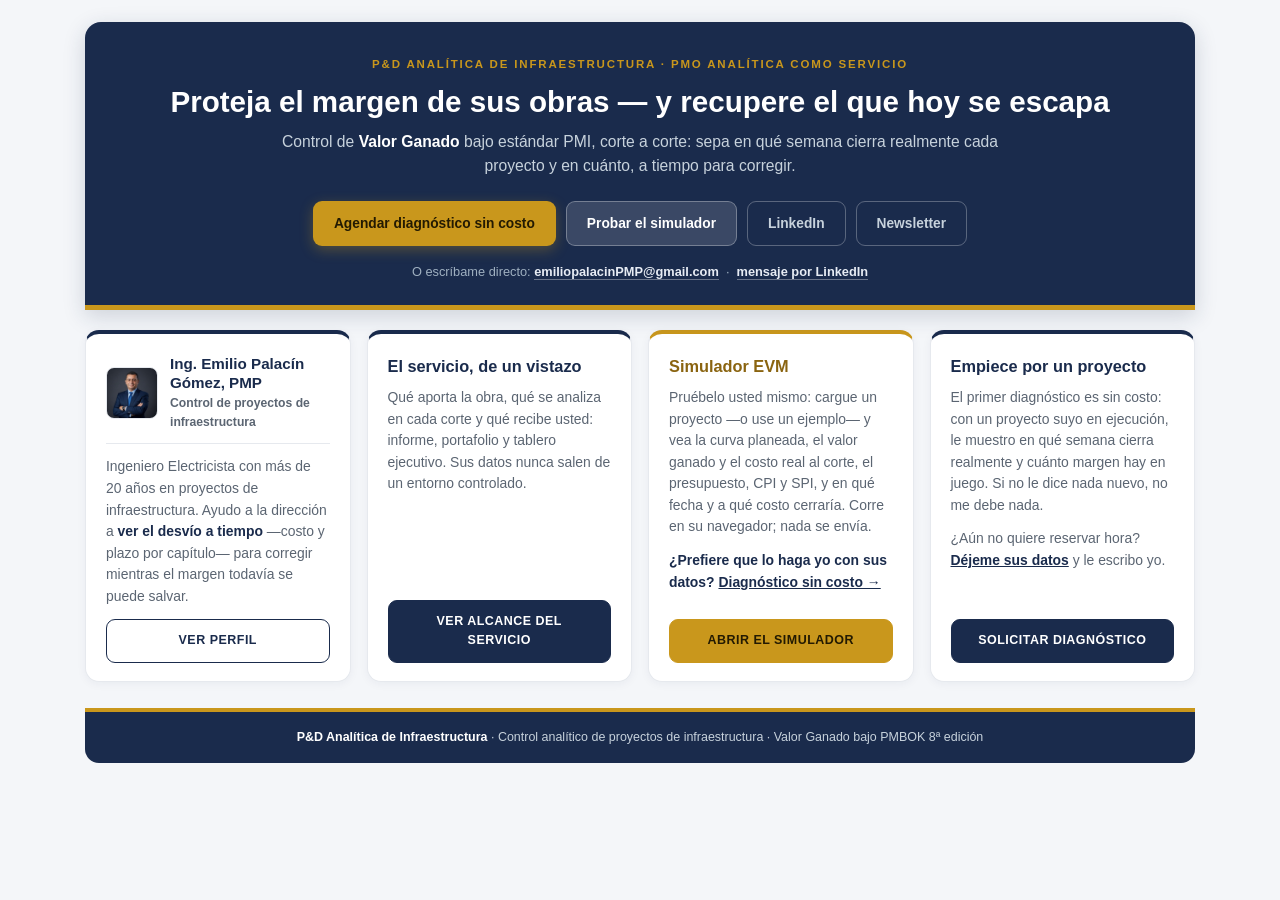
<file: index.html>
<!DOCTYPE html>
<html lang="es">
<head>
<meta charset="UTF-8">
<meta name="viewport" content="width=device-width, initial-scale=1.0">

<meta name="description" content="Control de Valor Ganado para obras de infraestructura, corte a corte: en qué semana cierra realmente cada proyecto y en cuánto. Primer diagnóstico sin costo.">
<link rel="canonical" href="https://emiliopalacinpmp.github.io/">

<meta property="og:type" content="website">
<meta property="og:site_name" content="P&amp;D Analítica de Infraestructura">
<meta property="og:locale" content="es_CO">
<meta property="og:url" content="https://emiliopalacinpmp.github.io/">
<meta property="og:title" content="Proteja el margen de sus obras">
<meta property="og:description" content="Control de Valor Ganado, corte a corte. Primer diagnóstico sin costo.">
<meta property="og:image" content="https://emiliopalacinpmp.github.io/og-servicio.png">
<meta property="og:image:width" content="1200">
<meta property="og:image:height" content="630">
<meta property="og:image:alt" content="Proteja el margen de sus obras — y recupere el que hoy se escapa">
<meta name="twitter:card" content="summary_large_image">
<meta name="twitter:title" content="Proteja el margen de sus obras">
<meta name="twitter:description" content="Control de Valor Ganado, corte a corte. Primer diagnóstico sin costo.">
<meta name="twitter:image" content="https://emiliopalacinpmp.github.io/og-servicio.png">
<title>Control de Valor Ganado para Infraestructura | Ing. Emilio Palacín, PMP</title>
<link href="https://cdnjs.cloudflare.com/ajax/libs/font-awesome/6.0.0/css/all.min.css" rel="stylesheet">
<title>Control de Valor Ganado para Infraestructura | Ing. Emilio Palacín, PMP</title>
<style>
  :root{
    --navy:#1A2B4C; --gold:#C9971C; --ambar:#8a6410;
    --ink:#1f2733; --grey:#5B6572; --line:#e6e9ee; --bg:#f4f6f9; --card:#fff;
  }
  *{box-sizing:border-box}
  body{margin:0;background:var(--bg);color:var(--ink);line-height:1.55;
       font-family:-apple-system,BlinkMacSystemFont,"Segoe UI",Calibri,Roboto,Helvetica,Arial,sans-serif}
  .wrap{max-width:1150px;margin:0 auto;padding:22px 20px 50px}

  header.top{background:var(--navy);color:#fff;border-radius:16px 16px 0 0;padding:34px 30px 28px;
             text-align:center;position:relative;overflow:hidden;box-shadow:0 6px 22px rgba(26,43,76,.18)}
  header.top:after{content:"";position:absolute;left:0;right:0;bottom:0;height:5px;background:var(--gold)}
  .kicker{font-size:11.5px;font-weight:800;letter-spacing:.16em;text-transform:uppercase;
          color:var(--gold);margin-bottom:10px}
  header.top h1{margin:0 0 10px;font-size:1.85rem;line-height:1.22;font-weight:800}
  .tagline{margin:0 auto 22px;max-width:760px;color:#C7D2DC;font-size:.98rem}
  .tagline b{color:#fff}

  .btns{display:flex;flex-wrap:wrap;gap:10px;justify-content:center}
  .btn{display:inline-block;padding:11px 20px;border-radius:9px;text-decoration:none;
       font-weight:800;font-size:.86rem;border:1.5px solid transparent;
       transition:transform .12s,background .12s,border-color .12s}
  .btn:hover{transform:translateY(-1px)}
  .btn-primary{background:var(--gold);color:#231a02;box-shadow:0 4px 14px rgba(201,151,28,.32)}
  .btn-primary:hover{background:#DCA824}
  .btn-solid{background:rgba(255,255,255,.14);color:#fff;border-color:rgba(255,255,255,.30)}
  .btn-solid:hover{background:rgba(255,255,255,.22)}
  .btn-ghost{background:transparent;color:#C7D2DC;border-color:rgba(255,255,255,.28)}
  .btn-ghost:hover{background:rgba(255,255,255,.10);color:#fff}
  .btn:focus-visible,.btn-card:focus-visible{outline:3px solid var(--gold);outline-offset:3px}

  .alt-contacto{margin:16px 0 0;font-size:.8rem;color:#9FB0C0}
  .alt-contacto a{color:#E7ECF4;font-weight:700;text-decoration:none;
                  border-bottom:1px solid rgba(255,255,255,.35)}
  .alt-contacto a:hover{border-bottom-color:#fff}

  .grid{display:grid;grid-template-columns:repeat(auto-fit,minmax(250px,1fr));gap:16px;margin-top:20px}
  .card{background:var(--card);border:1px solid var(--line);border-top:4px solid var(--navy);
        border-radius:14px;padding:20px 20px 18px;display:flex;flex-direction:column;
        box-shadow:0 2px 10px rgba(26,43,76,.05)}
  .card.oro{border-top-color:var(--gold)}
  .card h3{margin:0 0 8px;font-size:1.02rem;color:var(--navy);font-weight:800}
  .card.oro h3{color:var(--ambar)}
  .card p{font-size:.87rem;color:var(--grey);margin:0 0 12px}
  .card p b{color:var(--navy)}
  .foot{margin-top:auto}

  .perfil{display:flex;align-items:center;gap:12px;padding-bottom:12px;margin-bottom:12px;
          border-bottom:1px solid var(--line)}
  .perfil img{width:52px;height:52px;border-radius:8px;object-fit:cover;border:1px solid var(--line)}
  .perfil .n{margin:0;font-size:.95rem;font-weight:800;color:var(--navy);line-height:1.25}
  .perfil .r{margin:2px 0 0;font-size:.76rem;color:var(--grey);font-weight:600}

  .btn-card{display:block;text-align:center;text-decoration:none;font-weight:800;
            font-size:.78rem;letter-spacing:.04em;text-transform:uppercase;
            padding:11px 16px;border-radius:9px;background:var(--navy);color:#fff;
            border:1.5px solid var(--navy);transition:background .12s,transform .12s}
  .btn-card:hover{background:#24406e;transform:translateY(-1px)}
  .btn-card.oro{background:var(--gold);border-color:var(--gold);color:#231a02}
  .btn-card.oro:hover{background:#DCA824}
  .btn-card.linea{background:transparent;color:var(--navy)}
  .btn-card.linea:hover{background:#eef2f7}

  .nota{font-size:.79rem;color:var(--grey);margin:0 0 12px}
  .nota a{color:var(--navy);font-weight:700}

  footer{border-top:4px solid var(--gold);background:var(--navy);color:#C7D2DC;
         border-radius:0 0 14px 14px;padding:16px 20px;text-align:center;font-size:.78rem;margin-top:26px}
  footer b{color:#fff}
  @media(max-width:760px){ header.top h1{font-size:1.45rem} .wrap{padding:14px 14px 40px} }
</style>
</head>
<body>
<div class="wrap">

  <header class="top">
    <div class="kicker">P&amp;D Analítica de Infraestructura · PMO Analítica como Servicio</div>
    <h1>Proteja el margen de sus obras — y recupere el que hoy se escapa</h1>
    <p class="tagline">Control de <b>Valor Ganado</b> bajo estándar PMI, corte a corte: sepa en qué semana
    cierra realmente cada proyecto y en cuánto, a tiempo para corregir.</p>

    <div class="btns">
      <a class="btn btn-primary" href="https://calendly.com/emiliopalacin/30min" target="_blank" rel="noopener">Agendar diagnóstico sin costo</a>
      <a class="btn btn-solid" href="simulador.html">Probar el simulador</a>
      <a class="btn btn-ghost" href="https://www.linkedin.com/in/emiliopalacinPMP" target="_blank" rel="noopener">LinkedIn</a>
      <a class="btn btn-ghost" href="https://www.linkedin.com/newsletters/proyectos-datos-7429218807849713664" target="_blank" rel="noopener">Newsletter</a>
    </div>

    <p class="alt-contacto">O escríbame directo:
      <a href="mailto:emiliopalacinPMP@gmail.com">emiliopalacinPMP@gmail.com</a> &nbsp;·&nbsp;
      <a href="https://www.linkedin.com/in/emiliopalacinPMP" target="_blank" rel="noopener">mensaje por LinkedIn</a></p>
  </header>

  <div class="grid">

    <div class="card">
      <div class="perfil">
        <img src="foto-epg.jpg" alt="Ing. Emilio Palacín Gómez" onerror="this.style.display='none'">
        <div>
          <p class="n">Ing. Emilio Palacín Gómez, PMP</p>
          <p class="r">Control de proyectos de infraestructura</p>
        </div>
      </div>
      <p>Ingeniero Electricista con más de 20 años en proyectos de infraestructura. Ayudo a la dirección a
      <b>ver el desvío a tiempo</b> —costo y plazo por capítulo— para corregir mientras el margen todavía
      se puede salvar.</p>
      <div class="foot"><a class="btn-card linea" href="https://www.linkedin.com/in/emiliopalacinPMP" target="_blank" rel="noopener">Ver perfil</a></div>
    </div>

    <div class="card">
      <h3>El servicio, de un vistazo</h3>
      <p>Qué aporta la obra, qué se analiza en cada corte y qué recibe usted: informe, portafolio y tablero
      ejecutivo. Sus datos nunca salen de un entorno controlado.</p>
      <div class="foot"><a class="btn-card" href="servicio.html">Ver alcance del servicio</a></div>
    </div>

    <div class="card oro">
      <h3>Simulador EVM</h3>
      <p>Pruébelo usted mismo: cargue un proyecto —o use un ejemplo— y vea la curva planeada, el valor ganado
      y el costo real al corte, el presupuesto, CPI y SPI, y en qué fecha y a qué costo cerraría.
      Corre en su navegador; nada se envía.</p>
      <p class="nota"><b>¿Prefiere que lo haga yo con sus datos?</b>
      <a href="https://calendly.com/emiliopalacin/30min" target="_blank" rel="noopener">Diagnóstico sin costo →</a></p>
      <div class="foot"><a class="btn-card oro" href="simulador.html">Abrir el simulador</a></div>
    </div>

    <div class="card">
      <h3>Empiece por un proyecto</h3>
      <p>El primer diagnóstico es sin costo: con un proyecto suyo en ejecución, le muestro en qué semana
      cierra realmente y cuánto margen hay en juego. Si no le dice nada nuevo, no me debe nada.</p>
      <p class="nota">¿Aún no quiere reservar hora?
      <a href="https://forms.gle/DNkzsCYxoQdbEvLr7" target="_blank" rel="noopener">Déjeme sus datos</a> y le escribo yo.</p>
      <div class="foot"><a class="btn-card" href="https://calendly.com/emiliopalacin/30min" target="_blank" rel="noopener">Solicitar diagnóstico</a></div>
    </div>

  </div>

  <footer>
    <b>P&amp;D Analítica de Infraestructura</b> · Control analítico de proyectos de infraestructura ·
    Valor Ganado bajo PMBOK 8ª edición
  </footer>

</div>
</body>
</html>
</file>
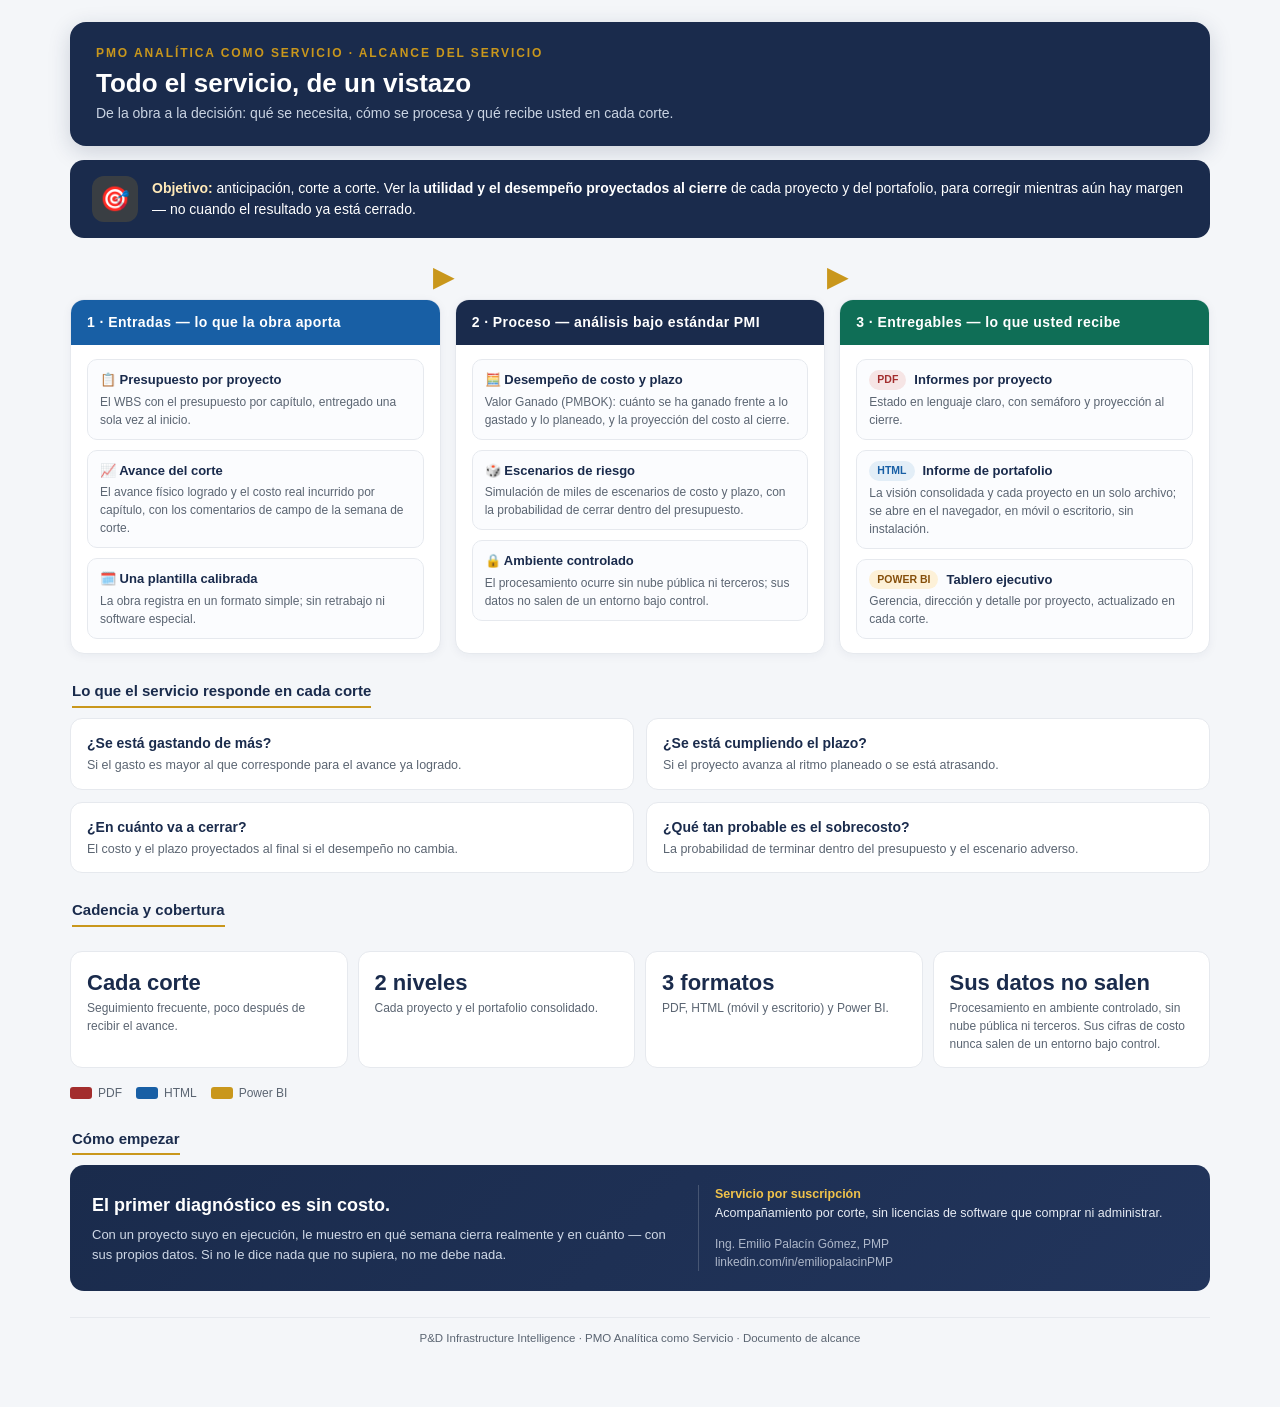
<file: Servicio.html>
<!DOCTYPE html>
<html lang="es">
<head>
<meta charset="utf-8">
<meta name="viewport" content="width=device-width, initial-scale=1">
<title>PMO Analítica como Servicio — Alcance y componentes</title>
<style>
  :root{
    --navy:#1A2B4C; --blue:#185FA5; --teal:#0F6E56; --gold:#C9971C; --amber:#854F0B;
    --ink:#1f2733; --grey:#5B6572; --line:#e6e9ee; --bg:#f4f6f9; --card:#fff;
  }
  *{box-sizing:border-box}
  body{margin:0;background:var(--bg);color:var(--ink);
       font-family:-apple-system,BlinkMacSystemFont,"Segoe UI",Calibri,Roboto,Helvetica,Arial,sans-serif;
       line-height:1.5}
  .wrap{max-width:1180px;margin:0 auto;padding:22px 20px 60px}
  header.top{background:var(--navy);color:#fff;border-radius:16px;padding:22px 26px;margin-bottom:8px;
             box-shadow:0 6px 22px rgba(26,43,76,.18)}
  header.top .kicker{font-size:12px;font-weight:800;letter-spacing:.16em;text-transform:uppercase;color:var(--gold)}
  header.top h1{margin:6px 0 4px;font-size:26px;line-height:1.2}
  header.top p{margin:0;color:#c9d3e2;font-size:14px}
  .obj-band{display:flex;align-items:center;gap:14px;background:var(--navy);
            color:#fff;border-radius:14px;padding:16px 22px;margin:14px 0 20px;
            border-left:0}
  .obj-band .ico{flex:0 0 auto;width:46px;height:46px;border-radius:12px;background:rgba(201,151,28,.18);
           display:flex;align-items:center;justify-content:center;font-size:24px}
  .obj-band .big{font-size:14px}
  .obj-band .big b.gold{color:#ffe9b8}
  .arrow-row{display:grid;grid-template-columns:1fr 40px 1fr 40px 1fr;align-items:center;margin:0 0 2px}
  @media(max-width:900px){.arrow-row{display:none}}
  .arrow{display:flex;align-items:center;justify-content:center;color:var(--gold);font-size:26px;font-weight:900}
  .flow{display:grid;grid-template-columns:1fr 1fr 1fr;gap:14px;align-items:stretch}
  @media(max-width:900px){.flow{grid-template-columns:1fr}}
  .stage{background:var(--card);border:1px solid var(--line);border-radius:14px;overflow:hidden;
         display:flex;flex-direction:column;box-shadow:0 2px 10px rgba(26,43,76,.05)}
  .stage h2{margin:0;font-size:14px;color:#fff;padding:12px 16px;letter-spacing:.03em}
  .s-in h2{background:var(--blue)} .s-eng h2{background:var(--navy)} .s-out h2{background:var(--teal)}
  .stage .body{padding:14px 16px;display:flex;flex-direction:column;gap:10px;flex:1}
  .item{border:1px solid var(--line);border-radius:10px;padding:10px 12px;background:#fbfcfe;
        transition:transform .12s,box-shadow .12s,border-color .12s}
  .item:hover{transform:translateY(-2px);box-shadow:0 6px 16px rgba(26,43,76,.10);border-color:#cdd6e4}
  .item .t{font-weight:800;font-size:13px;color:var(--navy);display:flex;align-items:center;gap:8px}
  .item .d{font-size:12px;color:var(--grey);margin-top:3px}
  .tag{display:inline-block;font-size:10.5px;font-weight:800;padding:2px 8px;border-radius:999px}
  .tag.pdf{background:#f6e5e5;color:#A32D2D} .tag.html{background:#e3eef7;color:var(--blue)}
  .tag.bi{background:#fdf1d8;color:var(--amber)}
  h3.sec{color:var(--navy);font-size:15px;margin:26px 2px 10px;border-bottom:2px solid var(--gold);
         display:inline-block;padding-bottom:3px}
  .q4{display:grid;grid-template-columns:1fr 1fr;gap:12px}
  @media(max-width:700px){.q4{grid-template-columns:1fr}}
  .q{background:var(--card);border:1px solid var(--line);border-radius:12px;padding:14px 16px}
  .q .qt{font-weight:800;color:var(--navy);font-size:14px}
  .q .qd{font-size:12.5px;color:var(--grey);margin-top:2px}
  .cad{display:flex;flex-wrap:wrap;gap:10px;margin:14px 0 6px}
  .cad .c{flex:1 1 180px;background:var(--card);border:1px solid var(--line);border-radius:12px;padding:14px 16px}
  .cad .c .n{font-size:22px;font-weight:800;color:var(--navy)} .cad .c .l{font-size:12px;color:var(--grey)}
  .legend{display:flex;flex-wrap:wrap;gap:14px;margin-top:16px;font-size:12px;color:var(--grey)}
  .legend span{display:inline-flex;align-items:center;gap:6px}
  .legend i{width:22px;height:12px;border-radius:3px;display:inline-block}
  footer{margin-top:26px;color:var(--grey);font-size:11.5px;text-align:center;border-top:1px solid var(--line);
         padding-top:12px}
 
  .ctaBox{display:flex;flex-wrap:wrap;gap:16px;background:linear-gradient(135deg,#1A2B4C 0%,#22355C 100%);
          border-radius:14px;padding:20px 22px;color:#fff;align-items:center}
  .ctaMain{flex:1 1 320px}
  .ctaTitle{font-size:18px;font-weight:800;color:#fff;margin-bottom:6px}
  .ctaTitle:before{content:"";display:inline-block;width:0}
  .ctaText{font-size:13px;color:#CFD8E6;line-height:1.5}
  .ctaSide{flex:1 1 220px;border-left:1px solid rgba(255,255,255,.18);padding-left:16px}
  .ctaModel{font-size:12.5px;color:#E7ECF4;line-height:1.5;margin-bottom:12px}
  .ctaModel b{color:#F0C24B}
  .ctaContact{font-size:12px;color:#AEB8CA;line-height:1.5}
  @media(max-width:700px){.ctaSide{border-left:none;border-top:1px solid rgba(255,255,255,.18);padding-left:0;padding-top:12px}}
</style>
</head>
<body>
<div class="wrap">
 
  <header class="top">
    <div class="kicker">PMO Analítica como Servicio · Alcance del servicio</div>
    <h1>Todo el servicio, de un vistazo</h1>
    <p>De la obra a la decisión: qué se necesita, cómo se procesa y qué recibe usted en cada corte.</p>
  </header>
 
  <div class="obj-band">
    <div class="ico">🎯</div>
    <div class="big">
      <b class="gold">Objetivo:</b> anticipación, corte a corte. Ver la <b>utilidad y el desempeño
      proyectados al cierre</b> de cada proyecto y del portafolio, para corregir mientras aún hay
      margen — no cuando el resultado ya está cerrado.
    </div>
  </div>
 
  <div class="arrow-row">
    <div></div><div class="arrow">▶</div><div></div><div class="arrow">▶</div><div></div>
  </div>
 
  <div class="flow">
 
    <!-- ENTRADAS -->
    <section class="stage s-in">
      <h2>1 · Entradas — lo que la obra aporta</h2>
      <div class="body">
        <div class="item">
          <div class="t">📋 Presupuesto por proyecto</div>
          <div class="d">El WBS con el presupuesto por capítulo, entregado una sola vez al inicio.</div>
        </div>
        <div class="item">
          <div class="t">📈 Avance del corte</div>
          <div class="d">El avance físico logrado y el costo real incurrido por capítulo, con los
          comentarios de campo de la semana de corte.</div>
        </div>
        <div class="item">
          <div class="t">🗓️ Una plantilla calibrada</div>
          <div class="d">La obra registra en un formato simple; sin retrabajo ni software especial.</div>
        </div>
      </div>
    </section>
 
    <!-- PROCESO -->
    <section class="stage s-eng">
      <h2>2 · Proceso — análisis bajo estándar PMI</h2>
      <div class="body">
        <div class="item">
          <div class="t">🧮 Desempeño de costo y plazo</div>
          <div class="d">Valor Ganado (PMBOK): cuánto se ha ganado frente a lo gastado y lo planeado,
          y la proyección del costo al cierre.</div>
        </div>
        <div class="item">
          <div class="t">🎲 Escenarios de riesgo</div>
          <div class="d">Simulación de miles de escenarios de costo y plazo, con la probabilidad de
          cerrar dentro del presupuesto.</div>
        </div>
        <div class="item">
          <div class="t">🔒 Ambiente controlado</div>
          <div class="d">El procesamiento ocurre sin nube pública ni terceros; sus datos no salen de
          un entorno bajo control.</div>
        </div>
      </div>
    </section>
 
    <!-- ENTREGABLES -->
    <section class="stage s-out">
      <h2>3 · Entregables — lo que usted recibe</h2>
      <div class="body">
        <div class="item">
          <div class="t"><span class="tag pdf">PDF</span> Informes por proyecto</div>
          <div class="d">Estado en lenguaje claro, con semáforo y proyección al cierre.</div>
        </div>
        <div class="item">
          <div class="t"><span class="tag html">HTML</span> Informe de portafolio</div>
          <div class="d">La visión consolidada y cada proyecto en un solo archivo; se abre en el
          navegador, en móvil o escritorio, sin instalación.</div>
        </div>
        <div class="item">
          <div class="t"><span class="tag bi">POWER BI</span> Tablero ejecutivo</div>
          <div class="d">Gerencia, dirección y detalle por proyecto, actualizado en cada corte.</div>
        </div>
      </div>
    </section>
  </div>
 
  <h3 class="sec">Lo que el servicio responde en cada corte</h3>
  <div class="q4">
    <div class="q"><div class="qt">¿Se está gastando de más?</div>
      <div class="qd">Si el gasto es mayor al que corresponde para el avance ya logrado.</div></div>
    <div class="q"><div class="qt">¿Se está cumpliendo el plazo?</div>
      <div class="qd">Si el proyecto avanza al ritmo planeado o se está atrasando.</div></div>
    <div class="q"><div class="qt">¿En cuánto va a cerrar?</div>
      <div class="qd">El costo y el plazo proyectados al final si el desempeño no cambia.</div></div>
    <div class="q"><div class="qt">¿Qué tan probable es el sobrecosto?</div>
      <div class="qd">La probabilidad de terminar dentro del presupuesto y el escenario adverso.</div></div>
  </div>
 
  <h3 class="sec">Cadencia y cobertura</h3>
  <div class="cad">
    <div class="c"><div class="n">Cada corte</div><div class="l">Seguimiento frecuente, poco después de recibir el avance.</div></div>
    <div class="c"><div class="n">2 niveles</div><div class="l">Cada proyecto y el portafolio consolidado.</div></div>
    <div class="c"><div class="n">3 formatos</div><div class="l">PDF, HTML (móvil y escritorio) y Power BI.</div></div>
    <div class="c"><div class="n">Sus datos no salen</div><div class="l">Procesamiento en ambiente controlado, sin nube pública ni terceros. Sus cifras de costo nunca salen de un entorno bajo control.</div></div>
  </div>
 
  <div class="legend">
    <span><i style="background:#A32D2D"></i>PDF</span>
    <span><i style="background:var(--blue)"></i>HTML</span>
    <span><i style="background:var(--gold)"></i>Power BI</span>
  </div>
 
 
  <h3 class="sec">Cómo empezar</h3>
  <div class="ctaBox">
    <div class="ctaMain">
      <div class="ctaTitle">El primer diagnóstico es sin costo.</div>
      <div class="ctaText">Con un proyecto suyo en ejecución, le muestro en qué semana cierra realmente y en cuánto — con sus propios datos. Si no le dice nada que no supiera, no me debe nada.</div>
    </div>
    <div class="ctaSide">
      <div class="ctaModel"><b>Servicio por suscripción</b><br>Acompañamiento por corte, sin licencias de software que comprar ni administrar.</div>
      <div class="ctaContact">Ing. Emilio Palacín Gómez, PMP<br>linkedin.com/in/emiliopalacinPMP</div>
    </div>
  </div>
 
  <footer>P&amp;D Infrastructure Intelligence · PMO Analítica como Servicio · Documento de alcance</footer>
</div>
</body>
</html>
</file>
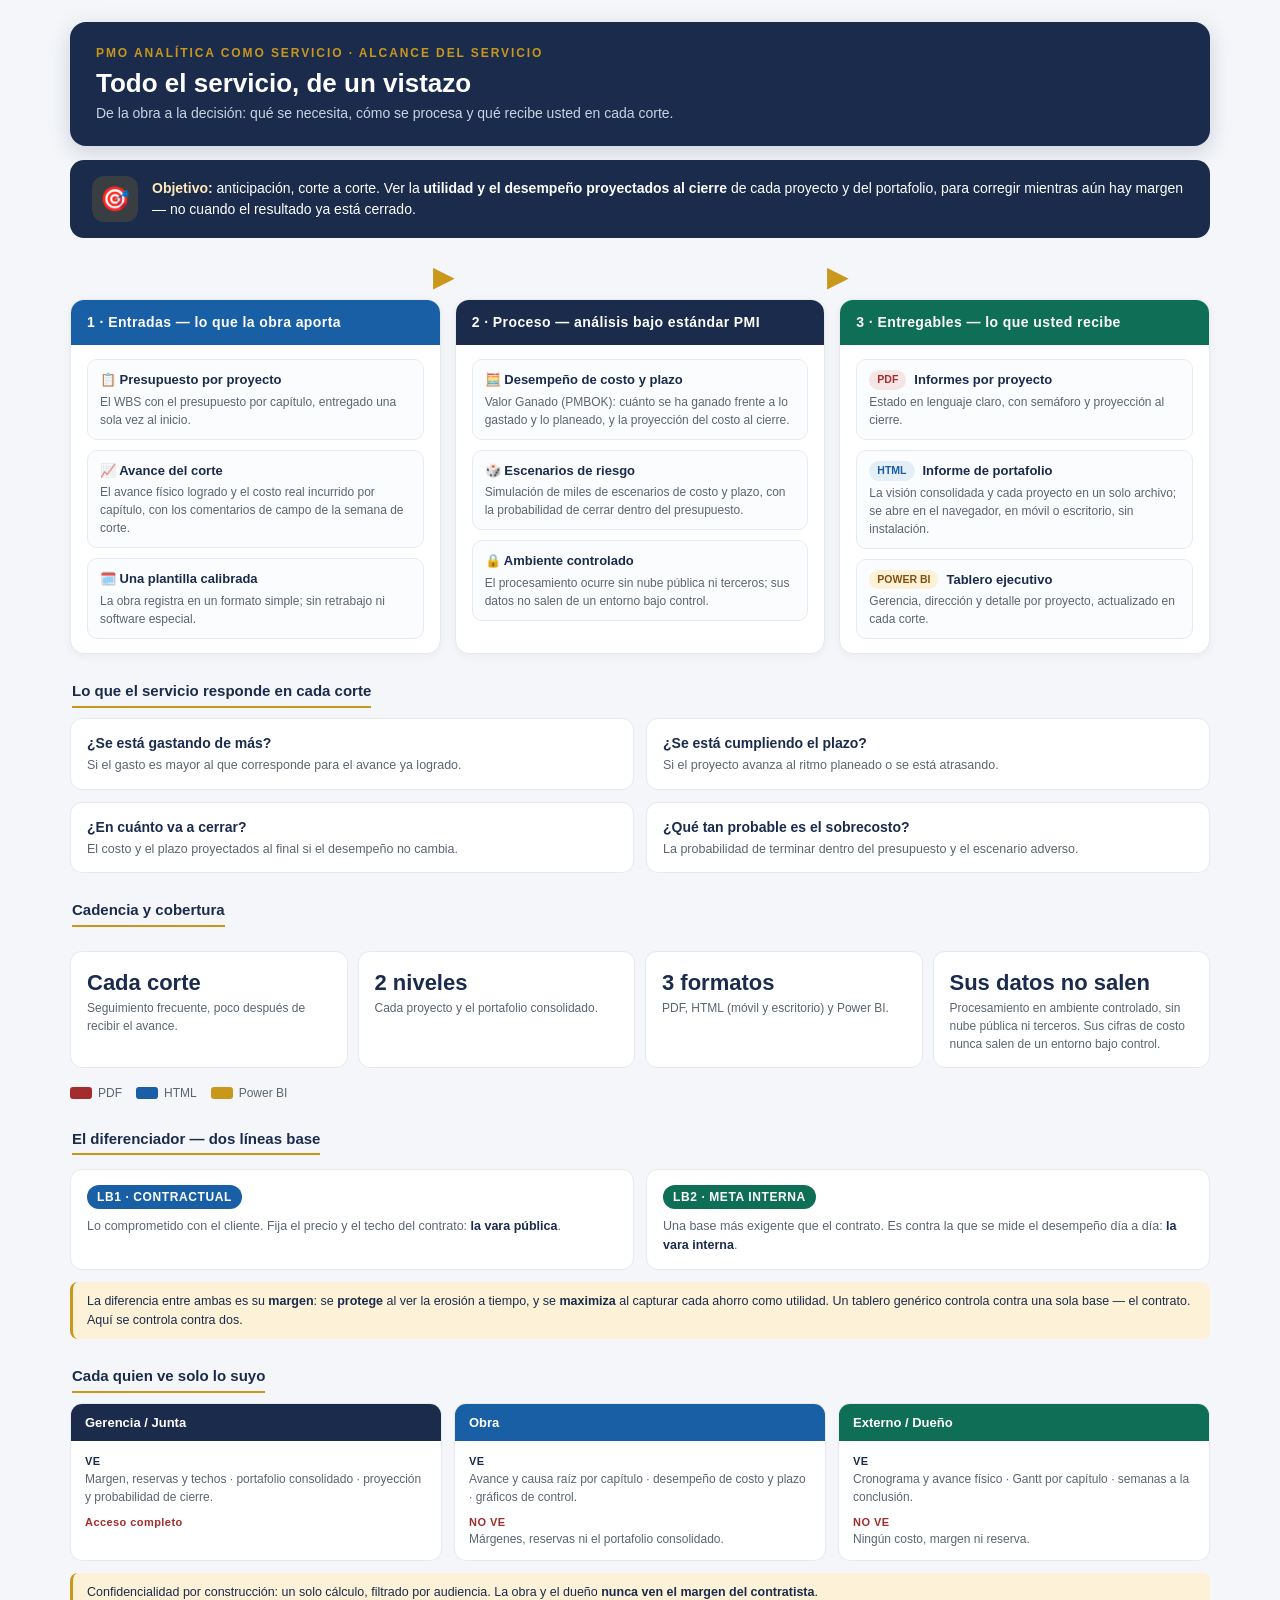
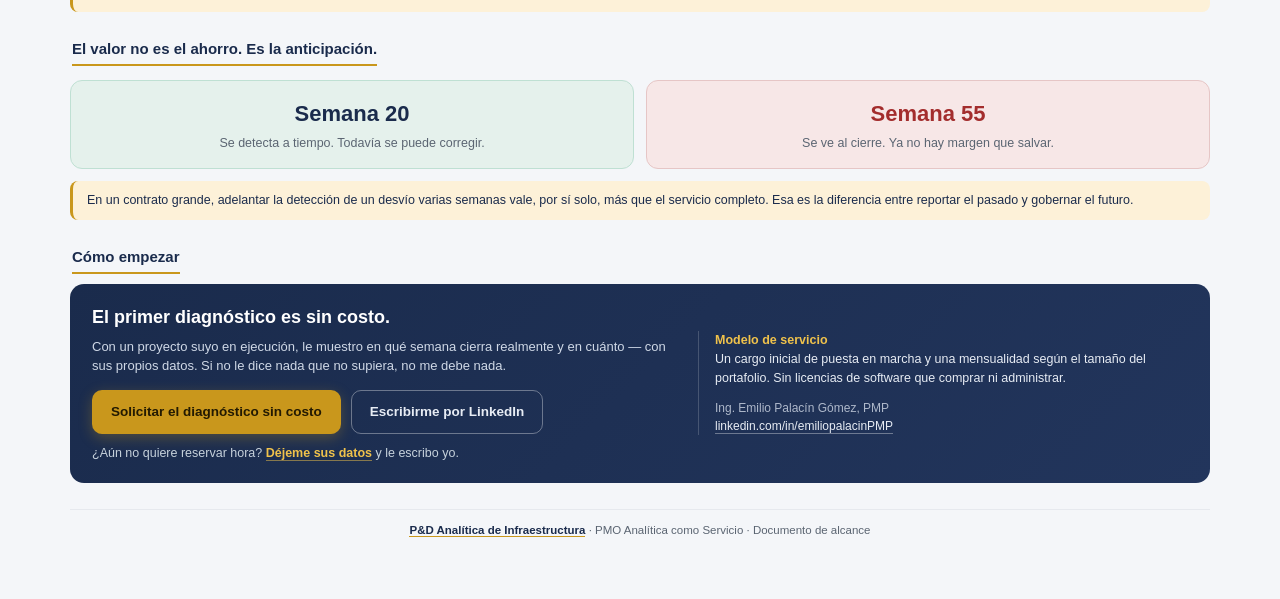
<file: servicio.html>
<!DOCTYPE html>
<html lang="es">
<head>
<meta charset="utf-8">
<meta name="viewport" content="width=device-width, initial-scale=1">

<meta name="description" content="Control por Valor Ganado corte a corte: utilidad y desempeño proyectados al cierre. Primer diagnóstico sin costo.">
<meta name="author" content="Emilio Palacín Gómez, PMP">
<link rel="canonical" href="https://emiliopalacinpmp.github.io/servicio.html">

<meta property="og:type" content="website">
<meta property="og:site_name" content="P&amp;D Analítica de Infraestructura">
<meta property="og:locale" content="es_CO">
<meta property="og:url" content="https://emiliopalacinpmp.github.io/servicio.html">
<meta property="og:title" content="Proteja el margen de sus obras">
<meta property="og:description" content="Valor Ganado corte a corte, proyección de cierre y probabilidad de sobrecosto. Primer diagnóstico sin costo.">
<meta property="og:image" content="https://emiliopalacinpmp.github.io/og-servicio.png">
<meta property="og:image:width" content="1200">
<meta property="og:image:height" content="630">
<meta property="og:image:alt" content="Proteja el margen de sus obras — y recupere el que hoy se escapa">

<meta name="twitter:card" content="summary_large_image">
<meta name="twitter:title" content="Proteja el margen de sus obras">
<meta name="twitter:description" content="Valor Ganado corte a corte, proyección de cierre y probabilidad de sobrecosto. Primer diagnóstico sin costo.">
<meta name="twitter:image" content="https://emiliopalacinpmp.github.io/og-servicio.png">
<title>PMO Analítica como Servicio — Alcance y componentes</title>
<style>
  :root{
    --navy:#1A2B4C; --blue:#185FA5; --teal:#0F6E56; --gold:#C9971C; --amber:#854F0B;
    --ink:#1f2733; --grey:#5B6572; --line:#e6e9ee; --bg:#f4f6f9; --card:#fff;
  }
  *{box-sizing:border-box}
  body{margin:0;background:var(--bg);color:var(--ink);
       font-family:-apple-system,BlinkMacSystemFont,"Segoe UI",Calibri,Roboto,Helvetica,Arial,sans-serif;
       line-height:1.5}
  .wrap{max-width:1180px;margin:0 auto;padding:22px 20px 60px}
  header.top{background:var(--navy);color:#fff;border-radius:16px;padding:22px 26px;margin-bottom:8px;
             box-shadow:0 6px 22px rgba(26,43,76,.18)}
  header.top .kicker{font-size:12px;font-weight:800;letter-spacing:.16em;text-transform:uppercase;color:var(--gold)}
  header.top h1{margin:6px 0 4px;font-size:26px;line-height:1.2}
  header.top p{margin:0;color:#c9d3e2;font-size:14px}
  .obj-band{display:flex;align-items:center;gap:14px;background:var(--navy);
            color:#fff;border-radius:14px;padding:16px 22px;margin:14px 0 20px;
            border-left:0}
  .obj-band .ico{flex:0 0 auto;width:46px;height:46px;border-radius:12px;background:rgba(201,151,28,.18);
           display:flex;align-items:center;justify-content:center;font-size:24px}
  .obj-band .big{font-size:14px}
  .obj-band .big b.gold{color:#ffe9b8}
  .arrow-row{display:grid;grid-template-columns:1fr 40px 1fr 40px 1fr;align-items:center;margin:0 0 2px}
  @media(max-width:900px){.arrow-row{display:none}}
  .arrow{display:flex;align-items:center;justify-content:center;color:var(--gold);font-size:26px;font-weight:900}
  .flow{display:grid;grid-template-columns:1fr 1fr 1fr;gap:14px;align-items:stretch}
  @media(max-width:900px){.flow{grid-template-columns:1fr}}
  .stage{background:var(--card);border:1px solid var(--line);border-radius:14px;overflow:hidden;
         display:flex;flex-direction:column;box-shadow:0 2px 10px rgba(26,43,76,.05)}
  .stage h2{margin:0;font-size:14px;color:#fff;padding:12px 16px;letter-spacing:.03em}
  .s-in h2{background:var(--blue)} .s-eng h2{background:var(--navy)} .s-out h2{background:var(--teal)}
  .stage .body{padding:14px 16px;display:flex;flex-direction:column;gap:10px;flex:1}
  .item{border:1px solid var(--line);border-radius:10px;padding:10px 12px;background:#fbfcfe;
        transition:transform .12s,box-shadow .12s,border-color .12s}
  .item:hover{transform:translateY(-2px);box-shadow:0 6px 16px rgba(26,43,76,.10);border-color:#cdd6e4}
  .item .t{font-weight:800;font-size:13px;color:var(--navy);display:flex;align-items:center;gap:8px}
  .item .d{font-size:12px;color:var(--grey);margin-top:3px}
  .tag{display:inline-block;font-size:10.5px;font-weight:800;padding:2px 8px;border-radius:999px}
  .tag.pdf{background:#f6e5e5;color:#A32D2D} .tag.html{background:#e3eef7;color:var(--blue)}
  .tag.bi{background:#fdf1d8;color:var(--amber)}
  h3.sec{color:var(--navy);font-size:15px;margin:26px 2px 10px;border-bottom:2px solid var(--gold);
         display:inline-block;padding-bottom:3px}
  .q4{display:grid;grid-template-columns:1fr 1fr;gap:12px}
  @media(max-width:700px){.q4{grid-template-columns:1fr}}
  .q{background:var(--card);border:1px solid var(--line);border-radius:12px;padding:14px 16px}
  .q .qt{font-weight:800;color:var(--navy);font-size:14px}
  .q .qd{font-size:12.5px;color:var(--grey);margin-top:2px}
  .cad{display:flex;flex-wrap:wrap;gap:10px;margin:14px 0 6px}
  .cad .c{flex:1 1 180px;background:var(--card);border:1px solid var(--line);border-radius:12px;padding:14px 16px}
  .cad .c .n{font-size:22px;font-weight:800;color:var(--navy)} .cad .c .l{font-size:12px;color:var(--grey)}
  .legend{display:flex;flex-wrap:wrap;gap:14px;margin-top:16px;font-size:12px;color:var(--grey)}
  .legend span{display:inline-flex;align-items:center;gap:6px}
  .legend i{width:22px;height:12px;border-radius:3px;display:inline-block}
  footer{margin-top:26px;color:var(--grey);font-size:11.5px;text-align:center;border-top:1px solid var(--line);
         padding-top:12px}

  .ctaBox{display:flex;flex-wrap:wrap;gap:16px;background:linear-gradient(135deg,#1A2B4C 0%,#22355C 100%);
          border-radius:14px;padding:20px 22px;color:#fff;align-items:center}
  .ctaMain{flex:1 1 320px}
  .ctaTitle{font-size:18px;font-weight:800;color:#fff;margin-bottom:6px}
  .ctaTitle:before{content:"";display:inline-block;width:0}
  .ctaText{font-size:13px;color:#CFD8E6;line-height:1.5}
  .ctaSide{flex:1 1 220px;border-left:1px solid rgba(255,255,255,.18);padding-left:16px}
  .ctaModel{font-size:12.5px;color:#E7ECF4;line-height:1.5;margin-bottom:12px}
  .ctaModel b{color:#F0C24B}
  .ctaContact{font-size:12px;color:#AEB8CA;line-height:1.5}
  @media(max-width:700px){.ctaSide{border-left:none;border-top:1px solid rgba(255,255,255,.18);padding-left:0;padding-top:12px}}

  .altForm{margin:10px 0 0;font-size:12.5px;color:#C7D2DC}
  .altForm a{color:#F0C24B;font-weight:700;text-decoration:none;border-bottom:1px solid rgba(240,194,75,.5)}
  .altForm a:hover{border-bottom-color:#F0C24B}
  .ctaBtns{display:flex;flex-wrap:wrap;gap:10px;margin-top:14px}
  .btn{display:inline-block;font-size:13.5px;font-weight:800;text-decoration:none;
       padding:11px 18px;border-radius:10px;transition:transform .12s,box-shadow .12s,background .12s;
       border:1px solid transparent}
  .btn:hover{transform:translateY(-1px)}
  .btnGold{background:var(--gold);color:#231a02;box-shadow:0 4px 14px rgba(201,151,28,.30)}
  .btnGold:hover{background:#DCA824;box-shadow:0 6px 18px rgba(201,151,28,.40)}
  .btnGhost{background:transparent;color:#E7ECF4;border-color:rgba(255,255,255,.35)}
  .btnGhost:hover{background:rgba(255,255,255,.10);border-color:rgba(255,255,255,.55)}
  .btn:focus-visible{outline:3px solid #F0C24B;outline-offset:2px}
  .ctaContact a{color:#E7ECF4;text-decoration:none;border-bottom:1px solid rgba(255,255,255,.35)}
  .ctaContact a:hover{color:#fff;border-bottom-color:#fff}
  footer a{color:var(--navy);font-weight:700;text-decoration:none;border-bottom:1px solid var(--gold)}
  footer a:hover{color:var(--blue)}

  /* --- bloques añadidos --- */
  .twoLB{display:grid;grid-template-columns:1fr 1fr;gap:12px;margin-top:4px}
  @media(max-width:700px){.twoLB{grid-template-columns:1fr}}
  .lb{border:1px solid var(--line);border-radius:12px;padding:14px 16px;background:var(--card)}
  .lb .h{font-size:12px;font-weight:800;letter-spacing:.05em;color:#fff;display:inline-block;
         padding:3px 10px;border-radius:999px;margin-bottom:8px}
  .lb.c1 .h{background:var(--blue)} .lb.c2 .h{background:var(--teal)}
  .lb .d{font-size:12.5px;color:var(--grey)}
  .lb b{color:var(--navy)}
  .lbNote{font-size:12.5px;color:var(--navy);background:#fdf1d8;border-left:3px solid var(--gold);
          border-radius:8px;padding:10px 14px;margin-top:12px}
  .aud{display:grid;grid-template-columns:1fr 1fr 1fr;gap:12px}
  @media(max-width:800px){.aud{grid-template-columns:1fr}}
  .audc{border:1px solid var(--line);border-radius:12px;overflow:hidden;background:var(--card)}
  .audc h4{margin:0;font-size:13px;color:#fff;padding:9px 14px}
  .audc.g h4{background:var(--navy)} .audc.o h4{background:var(--blue)} .audc.e h4{background:var(--teal)}
  .audc .ab{padding:12px 14px;font-size:12px;color:var(--grey)}
  .audc .ab .ve{color:var(--navy);font-weight:700;font-size:11px;letter-spacing:.04em}
  .audc .ab .no{color:#A32D2D;font-weight:700;font-size:11px;letter-spacing:.04em;margin-top:8px}
  .anti{display:grid;grid-template-columns:1fr 1fr;gap:12px;margin-top:4px}
  @media(max-width:700px){.anti{grid-template-columns:1fr}}
  .antic{border-radius:12px;padding:16px;text-align:center}
  .antic.good{background:#e5f1ec;border:1px solid #bfe0d3}
  .antic.bad{background:#f7e7e7;border:1px solid #e6c6c6}
  .antic .wk{font-size:22px;font-weight:800;color:var(--navy)}
  .antic.bad .wk{color:#A32D2D}
  .antic .tx{font-size:12.5px;color:var(--grey);margin-top:4px}
</style>
</head>
<body>
<div class="wrap">

  <header class="top">
    <div class="kicker">PMO Analítica como Servicio · Alcance del servicio</div>
    <h1>Todo el servicio, de un vistazo</h1>
    <p>De la obra a la decisión: qué se necesita, cómo se procesa y qué recibe usted en cada corte.</p>
  </header>

  <div class="obj-band">
    <div class="ico">🎯</div>
    <div class="big">
      <b class="gold">Objetivo:</b> anticipación, corte a corte. Ver la <b>utilidad y el desempeño
      proyectados al cierre</b> de cada proyecto y del portafolio, para corregir mientras aún hay
      margen — no cuando el resultado ya está cerrado.
    </div>
  </div>

  <div class="arrow-row">
    <div></div><div class="arrow">▶</div><div></div><div class="arrow">▶</div><div></div>
  </div>

  <div class="flow">

    <!-- ENTRADAS -->
    <section class="stage s-in">
      <h2>1 · Entradas — lo que la obra aporta</h2>
      <div class="body">
        <div class="item">
          <div class="t">📋 Presupuesto por proyecto</div>
          <div class="d">El WBS con el presupuesto por capítulo, entregado una sola vez al inicio.</div>
        </div>
        <div class="item">
          <div class="t">📈 Avance del corte</div>
          <div class="d">El avance físico logrado y el costo real incurrido por capítulo, con los
          comentarios de campo de la semana de corte.</div>
        </div>
        <div class="item">
          <div class="t">🗓️ Una plantilla calibrada</div>
          <div class="d">La obra registra en un formato simple; sin retrabajo ni software especial.</div>
        </div>
      </div>
    </section>

    <!-- PROCESO -->
    <section class="stage s-eng">
      <h2>2 · Proceso — análisis bajo estándar PMI</h2>
      <div class="body">
        <div class="item">
          <div class="t">🧮 Desempeño de costo y plazo</div>
          <div class="d">Valor Ganado (PMBOK): cuánto se ha ganado frente a lo gastado y lo planeado,
          y la proyección del costo al cierre.</div>
        </div>
        <div class="item">
          <div class="t">🎲 Escenarios de riesgo</div>
          <div class="d">Simulación de miles de escenarios de costo y plazo, con la probabilidad de
          cerrar dentro del presupuesto.</div>
        </div>
        <div class="item">
          <div class="t">🔒 Ambiente controlado</div>
          <div class="d">El procesamiento ocurre sin nube pública ni terceros; sus datos no salen de
          un entorno bajo control.</div>
        </div>
      </div>
    </section>

    <!-- ENTREGABLES -->
    <section class="stage s-out">
      <h2>3 · Entregables — lo que usted recibe</h2>
      <div class="body">
        <div class="item">
          <div class="t"><span class="tag pdf">PDF</span> Informes por proyecto</div>
          <div class="d">Estado en lenguaje claro, con semáforo y proyección al cierre.</div>
        </div>
        <div class="item">
          <div class="t"><span class="tag html">HTML</span> Informe de portafolio</div>
          <div class="d">La visión consolidada y cada proyecto en un solo archivo; se abre en el
          navegador, en móvil o escritorio, sin instalación.</div>
        </div>
        <div class="item">
          <div class="t"><span class="tag bi">POWER BI</span> Tablero ejecutivo</div>
          <div class="d">Gerencia, dirección y detalle por proyecto, actualizado en cada corte.</div>
        </div>
      </div>
    </section>
  </div>

  <h3 class="sec">Lo que el servicio responde en cada corte</h3>
  <div class="q4">
    <div class="q"><div class="qt">¿Se está gastando de más?</div>
      <div class="qd">Si el gasto es mayor al que corresponde para el avance ya logrado.</div></div>
    <div class="q"><div class="qt">¿Se está cumpliendo el plazo?</div>
      <div class="qd">Si el proyecto avanza al ritmo planeado o se está atrasando.</div></div>
    <div class="q"><div class="qt">¿En cuánto va a cerrar?</div>
      <div class="qd">El costo y el plazo proyectados al final si el desempeño no cambia.</div></div>
    <div class="q"><div class="qt">¿Qué tan probable es el sobrecosto?</div>
      <div class="qd">La probabilidad de terminar dentro del presupuesto y el escenario adverso.</div></div>
  </div>

  <h3 class="sec">Cadencia y cobertura</h3>
  <div class="cad">
    <div class="c"><div class="n">Cada corte</div><div class="l">Seguimiento frecuente, poco después de recibir el avance.</div></div>
    <div class="c"><div class="n">2 niveles</div><div class="l">Cada proyecto y el portafolio consolidado.</div></div>
    <div class="c"><div class="n">3 formatos</div><div class="l">PDF, HTML (móvil y escritorio) y Power BI.</div></div>
    <div class="c"><div class="n">Sus datos no salen</div><div class="l">Procesamiento en ambiente controlado, sin nube pública ni terceros. Sus cifras de costo nunca salen de un entorno bajo control.</div></div>
  </div>

  <div class="legend">
    <span><i style="background:#A32D2D"></i>PDF</span>
    <span><i style="background:var(--blue)"></i>HTML</span>
    <span><i style="background:var(--gold)"></i>Power BI</span>
  </div>



  <h3 class="sec">El diferenciador — dos líneas base</h3>
  <div class="twoLB">
    <div class="lb c1"><span class="h">LB1 · CONTRACTUAL</span>
      <div class="d">Lo comprometido con el cliente. Fija el precio y el techo del contrato: <b>la vara pública</b>.</div></div>
    <div class="lb c2"><span class="h">LB2 · META INTERNA</span>
      <div class="d">Una base más exigente que el contrato. Es contra la que se mide el desempeño día a día: <b>la vara interna</b>.</div></div>
  </div>
  <div class="lbNote">La diferencia entre ambas es su <b>margen</b>: se <b>protege</b> al ver la erosión a tiempo, y se <b>maximiza</b> al capturar cada ahorro como utilidad. Un tablero genérico controla contra una sola base — el contrato. Aquí se controla contra dos.</div>

  <h3 class="sec">Cada quien ve solo lo suyo</h3>
  <div class="aud">
    <div class="audc g"><h4>Gerencia / Junta</h4><div class="ab">
      <div class="ve">VE</div>Margen, reservas y techos · portafolio consolidado · proyección y probabilidad de cierre.
      <div class="no">Acceso completo</div></div></div>
    <div class="audc o"><h4>Obra</h4><div class="ab">
      <div class="ve">VE</div>Avance y causa raíz por capítulo · desempeño de costo y plazo · gráficos de control.
      <div class="no">NO VE</div>Márgenes, reservas ni el portafolio consolidado.</div></div>
    <div class="audc e"><h4>Externo / Dueño</h4><div class="ab">
      <div class="ve">VE</div>Cronograma y avance físico · Gantt por capítulo · semanas a la conclusión.
      <div class="no">NO VE</div>Ningún costo, margen ni reserva.</div></div>
  </div>
  <div class="lbNote">Confidencialidad por construcción: un solo cálculo, filtrado por audiencia. La obra y el dueño <b>nunca ven el margen del contratista</b>.</div>

  <h3 class="sec">El valor no es el ahorro. Es la anticipación.</h3>
  <div class="anti">
    <div class="antic good"><div class="wk">Semana 20</div><div class="tx">Se detecta a tiempo. Todavía se puede corregir.</div></div>
    <div class="antic bad"><div class="wk">Semana 55</div><div class="tx">Se ve al cierre. Ya no hay margen que salvar.</div></div>
  </div>
  <div class="lbNote">En un contrato grande, adelantar la detección de un desvío varias semanas vale, por sí solo, más que el servicio completo. Esa es la diferencia entre reportar el pasado y gobernar el futuro.</div>

  <h3 class="sec">Cómo empezar</h3>
  <div class="ctaBox">
    <div class="ctaMain">
      <div class="ctaTitle">El primer diagnóstico es sin costo.</div>
      <div class="ctaText">Con un proyecto suyo en ejecución, le muestro en qué semana cierra realmente y en cuánto — con sus propios datos. Si no le dice nada que no supiera, no me debe nada.</div>
      <div class="ctaBtns">
        <a class="btn btnGold" href="https://calendly.com/emiliopalacin/30min">Solicitar el diagnóstico sin costo</a>
        <a class="btn btnGhost" href="https://www.linkedin.com/in/emiliopalacinPMP" target="_blank" rel="noopener">Escribirme por LinkedIn</a>
      </div>
        <p class="altForm">¿Aún no quiere reservar hora? <a href="https://docs.google.com/forms/d/e/1FAIpQLSe2L3QETQpXHA2bbk15l4GHv5QBqV_zX0z7cmC2kfAUt4a-Wg/viewform" target="_blank" rel="noopener">Déjeme sus datos</a> y le escribo yo.</p>
    </div>
    <div class="ctaSide">
      <div class="ctaModel"><b>Modelo de servicio</b><br>Un cargo inicial de puesta en marcha y una mensualidad según el tamaño del portafolio. Sin licencias de software que comprar ni administrar.</div>
      <div class="ctaContact">Ing. Emilio Palacín Gómez, PMP<br><a href="https://www.linkedin.com/in/emiliopalacinPMP" target="_blank" rel="noopener">linkedin.com/in/emiliopalacinPMP</a></div>
    </div>
  </div>

  <footer><a href="https://emiliopalacinpmp.github.io/">P&amp;D Analítica de Infraestructura</a> · PMO Analítica como Servicio · Documento de alcance</footer>
</div>
</body>
</html>
</file>
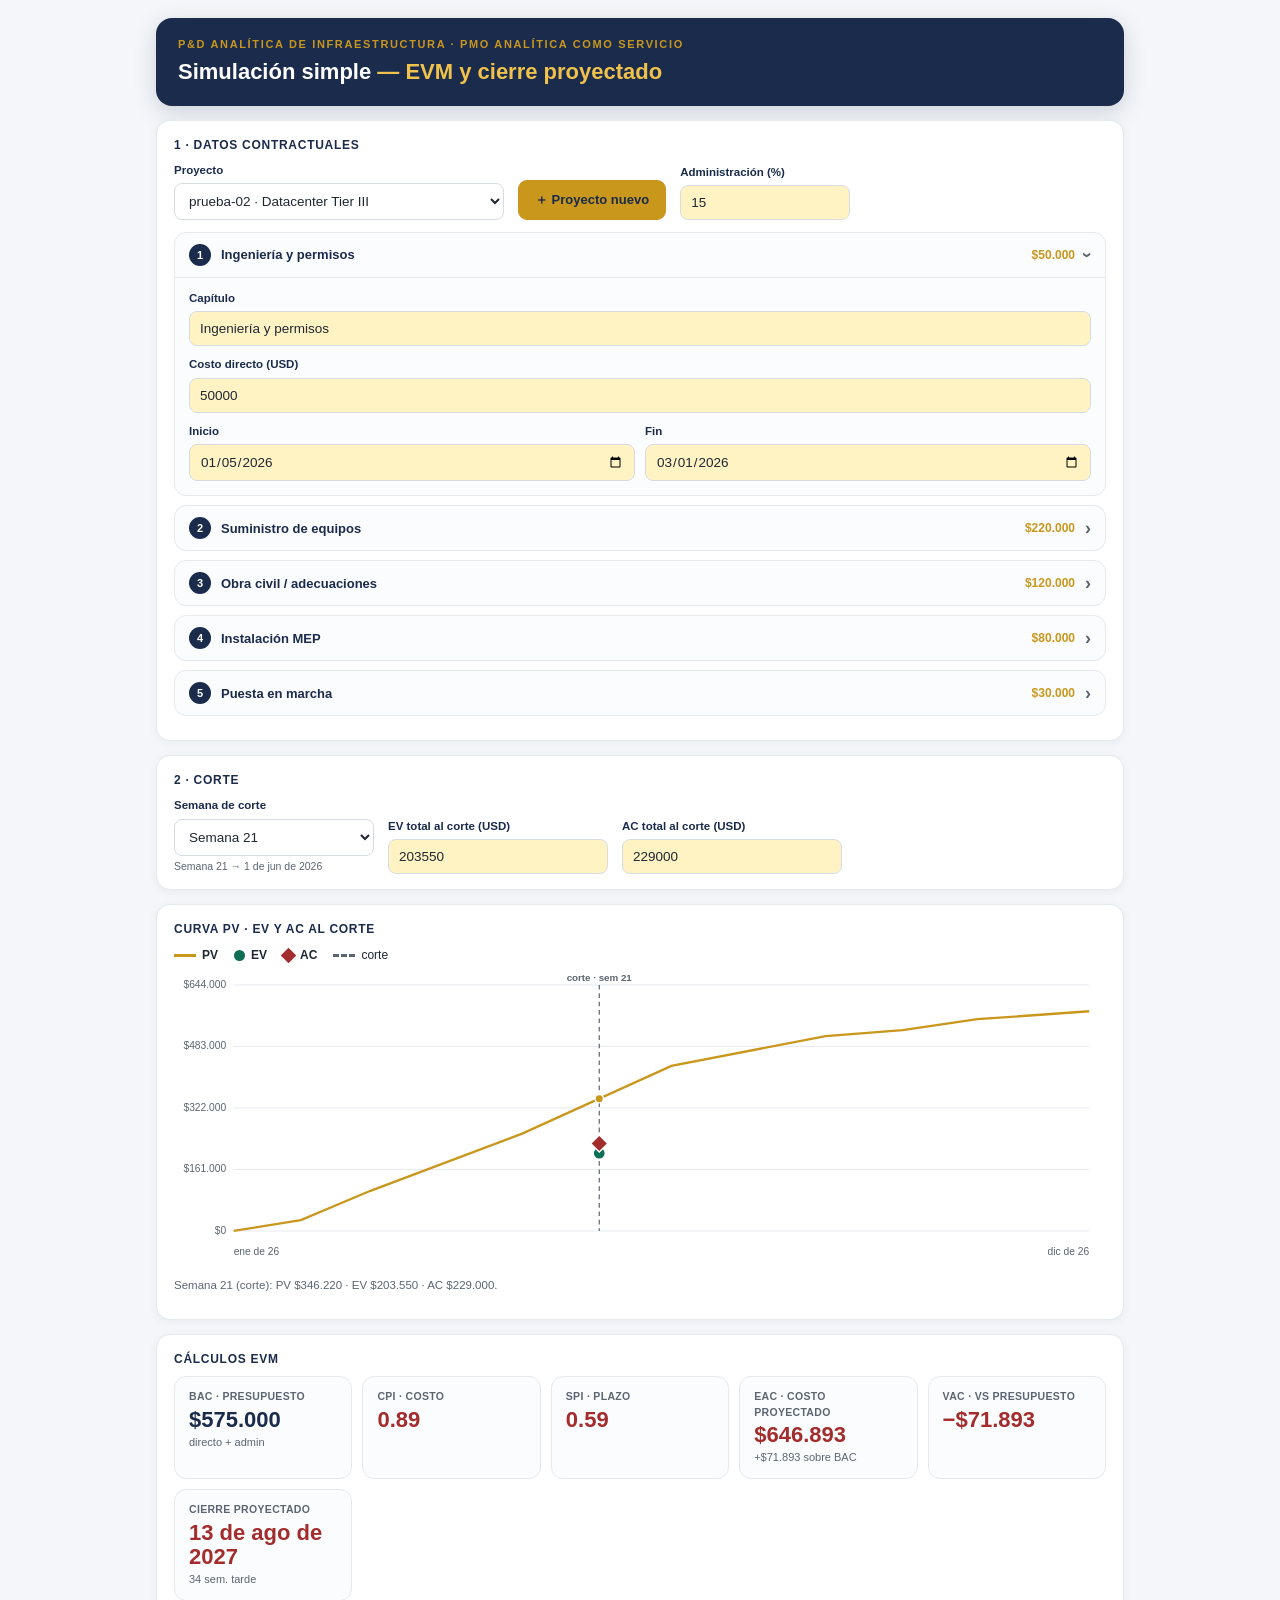
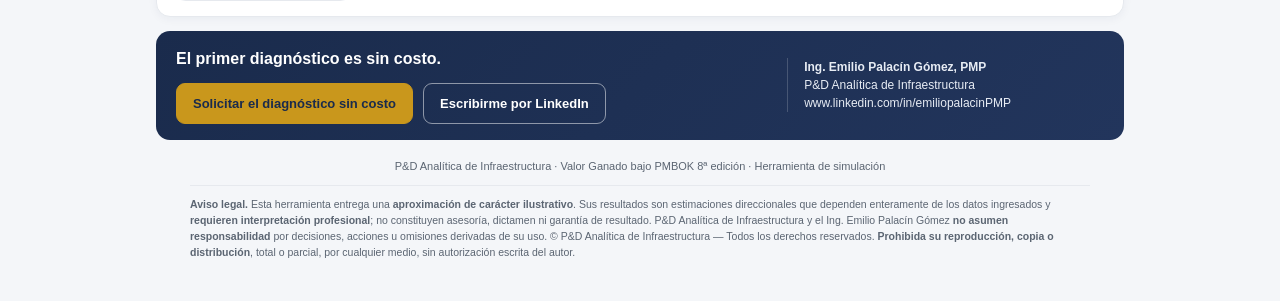
<file: Simulador.html>
<!DOCTYPE html>
<html lang="es">
<head>
<meta charset="utf-8">
<meta name="viewport" content="width=device-width, initial-scale=1, viewport-fit=cover">
<meta name="theme-color" content="#1A2B4C">
<title>Simulación simple — EVM y cierre proyectado · P&D Analítica de Infraestructura</title>
<style>
  :root{--navy:#1A2B4C;--teal:#0F6E56;--gold:#C9971C;--red:#A32D2D;--green:#1A7A4A;
        --ink:#1f2733;--grey:#5B6572;--line:#e6e9ee;--bg:#f4f6f9;--card:#fff;--yel:#FFF3C4}
  *{box-sizing:border-box}
  body{margin:0;background:var(--bg);color:var(--ink);-webkit-text-size-adjust:100%;
       font-family:-apple-system,BlinkMacSystemFont,"Segoe UI",Calibri,Roboto,Helvetica,Arial,sans-serif;line-height:1.5}
  .wrap{max-width:1000px;margin:0 auto;padding:18px 16px 40px}
  header.top{background:var(--navy);color:#fff;border-radius:16px;padding:18px 22px;box-shadow:0 6px 22px rgba(26,43,76,.18)}
  header.top .k{font-size:11px;font-weight:800;letter-spacing:.15em;text-transform:uppercase;color:var(--gold)}
  header.top h1{margin:6px 0 4px;font-size:22px;line-height:1.15}
  header.top h1 .u{color:#F0C24B}
  .card{background:var(--card);border:1px solid var(--line);border-radius:14px;padding:15px 17px;margin-top:14px;
        box-shadow:0 2px 10px rgba(26,43,76,.05)}
  h2.sec{color:var(--navy);font-size:12px;margin:0 0 8px;font-weight:800;text-transform:uppercase;letter-spacing:.06em}
  .sub{font-size:11.5px;color:var(--grey);margin:0 0 10px}
  .aiu{display:flex;flex-wrap:wrap;gap:14px;align-items:flex-end}
  .fld{flex:1 1 150px;min-width:120px}
  .fld label{display:block;font-size:11.5px;font-weight:700;color:var(--navy);margin:0 0 4px}
  .fld label span{font-weight:600;color:var(--grey)}
  input,select{width:100%;padding:9px 10px;border:1px solid #d7dce3;border-radius:8px;font-size:13.5px;
        background:var(--yel);color:var(--ink);font-family:inherit}
  select{background:#fff}
  input:focus,select:focus{outline:2px solid var(--gold);background:#fffdf5}
  input.bad{border-color:var(--red)!important;background:#fdecec!important}
  input.warn{border-color:var(--gold)!important;background:#fff6df!important}
  #valmsg{display:none;margin-top:10px;font-size:12px;line-height:1.5;border-radius:8px;padding:8px 11px}
  #valmsg.err{display:block;background:#fbeaea;border:1px solid #e6c9c9;color:#5a1e1e}
  #valmsg.warnonly{display:block;background:#fdf6e6;border:1px solid #ecd9a6;color:#5c470f}
  table{width:100%;border-collapse:collapse;font-size:12.5px;margin-top:4px}
  th,td{padding:7px 8px;border-bottom:1px solid var(--line);text-align:right;white-space:nowrap}
  th{background:var(--navy);color:#fff;font-size:11px;text-align:right}
  th:first-child,td:first-child,th:nth-child(2),td:nth-child(2){text-align:left}
  .scroll{overflow-x:auto}
  .capcard{border:1px solid var(--line);border-radius:12px;margin-bottom:9px;background:#fbfcfe;overflow:hidden}
  .capcard>summary{list-style:none;cursor:pointer;padding:11px 14px;display:flex;align-items:center;gap:10px;font-size:13px;color:var(--navy);font-weight:700}
  .capcard>summary::-webkit-details-marker{display:none}
  .capcard>summary .cnum{flex:0 0 auto;width:22px;height:22px;border-radius:50%;background:var(--navy);color:#fff;font-size:11px;font-weight:800;display:flex;align-items:center;justify-content:center}
  .capcard>summary .cname{flex:1 1 auto;white-space:nowrap;overflow:hidden;text-overflow:ellipsis}
  .capcard>summary .cmeta{flex:0 0 auto;font-weight:700;color:var(--gold);font-size:12px}
  .capcard>summary .chev{flex:0 0 auto;color:var(--grey);font-size:18px;line-height:1;transition:transform .15s}
  .capcard[open]>summary .chev{transform:rotate(90deg)}
  .capcard[open]>summary{border-bottom:1px solid var(--line)}
  .capbody{padding:12px 14px 14px}
  .capbody .fld{margin-bottom:10px}
  .row2{display:grid;grid-template-columns:1fr 1fr;gap:10px}
  .btn{display:inline-block;text-decoration:none;font-family:inherit;font-size:13px;font-weight:800;padding:10px 16px;border-radius:9px;border:1px solid;cursor:pointer}
  .btnGold{background:var(--gold);color:#1A2B4C;border-color:var(--gold)}
  .btnGhost{background:transparent;color:#fff;border-color:rgba(255,255,255,.5)}
  .legend{display:flex;flex-wrap:wrap;gap:16px;font-size:12px;margin:2px 0 6px}
  .lg{display:inline-flex;align-items:center;gap:6px}
  .kpis{display:grid;grid-template-columns:repeat(auto-fit,minmax(150px,1fr));gap:10px}
  .kpi{border:1px solid var(--line);border-radius:12px;padding:12px 14px;background:#fbfcfe}
  .kpi .t{font-size:10.5px;font-weight:800;text-transform:uppercase;letter-spacing:.03em;color:var(--grey)}
  .kpi .v{font-size:22px;font-weight:800;margin-top:3px;line-height:1.1}
  .kpi .s{font-size:11px;color:var(--grey);margin-top:2px}
  .v.g{color:var(--green)} .v.r{color:var(--red)} .v.n{color:var(--navy)}
  .cta{display:flex;gap:16px;flex-wrap:wrap;background:linear-gradient(135deg,#1A2B4C,#22355C);
       border-radius:14px;padding:16px 20px;color:#fff;align-items:center;margin-top:14px}
  .cta .m{flex:1 1 60%;min-width:240px}.cta .h{font-size:16px;font-weight:800}
  .cta .s{flex:1 1 30%;min-width:200px;border-left:1px solid rgba(255,255,255,.18);padding-left:16px;font-size:12px;color:#E7ECF4}
  .ctaBtns{display:flex;gap:10px;flex-wrap:wrap;margin-top:12px}
  footer{margin-top:18px;color:var(--grey);font-size:11px;text-align:center}
</style>
</head>
<body>
<div class="wrap">
  <header class="top">
    <div class="k">P&amp;D Analítica de Infraestructura · PMO Analítica como Servicio</div>
    <h1>Simulación simple <span class="u">— EVM y cierre proyectado</span></h1>
  </header>

  <!-- 1 · CONTRACTUAL -->
  <div class="card">
    <h2 class="sec">1 · Datos contractuales</h2>
    <div class="aiu" style="margin-bottom:12px">
      <div class="fld" style="max-width:330px"><label>Proyecto</label><select id="proy"></select></div>
      <div><button id="btnNueva" type="button" class="btn btnGold">＋ Proyecto nuevo</button></div>
      <div class="fld" style="max-width:170px"><label>Administración (%)</label><input id="admin" type="number" value="15"></div>
    </div>
    <div id="body"></div>
  </div>

  <!-- 2 · CORTE -->
  <div class="card">
    <h2 class="sec">2 · Corte</h2>
    <div class="aiu">
      <div class="fld" style="max-width:200px"><label>Semana de corte</label><select id="sem"></select><div id="cutd" style="font-size:10.5px;color:var(--grey);margin-top:3px"></div></div>
      <div class="fld" style="max-width:220px"><label>EV total al corte (USD)</label><input id="ev" type="number" value="0" placeholder="0"></div>
      <div class="fld" style="max-width:220px"><label>AC total al corte (USD)</label><input id="ac" type="number" value="0" placeholder="0"></div>
    </div>
    <div id="valmsg"></div>
  </div>

  <!-- 3 · GRÁFICO -->
  <div class="card">
    <h2 class="sec">Curva PV · EV y AC al corte</h2>
    <div class="legend">
      <span class="lg"><span style="width:22px;height:0;border-top:3px solid #C9971C;display:inline-block"></span><b>PV</b></span>
      <span class="lg"><span style="width:11px;height:11px;border-radius:50%;background:#0F6E56;display:inline-block"></span><b>EV</b></span>
      <span class="lg"><span style="width:11px;height:11px;background:#A32D2D;display:inline-block;transform:rotate(45deg)"></span><b>AC</b></span>
      <span class="lg"><span style="width:22px;height:0;border-top:3px dashed #5B6572;display:inline-block"></span>corte</span>
    </div>
    <div id="chart"></div>
    <p class="sub" id="chartnote" style="margin-top:8px"></p>
  </div>

  <!-- 4 · EVM -->
  <div class="card">
    <h2 class="sec">Cálculos EVM</h2>
    <div class="kpis">
      <div class="kpi"><div class="t">BAC · presupuesto</div><div id="k_bac" class="v n">—</div><div class="s">directo + admin</div></div>
      <div class="kpi"><div class="t">CPI · costo</div><div id="k_cpi" class="v n">—</div></div>
      <div class="kpi"><div class="t">SPI · plazo</div><div id="k_spi" class="v n">—</div></div>
      <div class="kpi"><div class="t">EAC · costo proyectado</div><div id="k_eac" class="v n">—</div><div id="k_eacS" class="s"></div></div>
      <div class="kpi"><div class="t">VAC · vs presupuesto</div><div id="k_vac" class="v n">—</div></div>
      <div class="kpi"><div class="t">Cierre proyectado</div><div id="k_fin" class="v n">—</div><div id="k_finS" class="s"></div></div>
    </div>
  </div>

  <div class="cta">
    <div class="m"><div class="h">El primer diagnóstico es sin costo.</div>
      <div class="ctaBtns">
        <a class="btn btnGold" href="https://emiliopalacinpmp.github.io/" target="_blank" rel="noopener">Solicitar el diagnóstico sin costo</a>
        <a class="btn btnGhost" href="https://www.linkedin.com/in/emiliopalacinPMP" target="_blank" rel="noopener">Escribirme por LinkedIn</a>
      </div></div>
    <div class="s"><b>Ing. Emilio Palacín Gómez, PMP</b><br>P&amp;D Analítica de Infraestructura<br>www.linkedin.com/in/emiliopalacinPMP</div>
  </div>

  <footer>P&amp;D Analítica de Infraestructura · Valor Ganado bajo PMBOK 8ª edición · Herramienta de simulación
    <div style="margin:10px auto 0;max-width:900px;font-size:10.5px;line-height:1.55;color:var(--grey);text-align:left;border-top:1px solid var(--line);padding-top:10px">
      <b>Aviso legal.</b> Esta herramienta entrega una <b>aproximación de carácter ilustrativo</b>. Sus resultados son estimaciones
      direccionales que dependen enteramente de los datos ingresados y <b>requieren interpretación profesional</b>; no constituyen
      asesoría, dictamen ni garantía de resultado. P&amp;D Analítica de Infraestructura y el Ing. Emilio Palacín Gómez <b>no asumen
      responsabilidad</b> por decisiones, acciones u omisiones derivadas de su uso.
      &copy; P&amp;D Analítica de Infraestructura — Todos los derechos reservados. <b>Prohibida su reproducción, copia o distribución</b>,
      total o parcial, por cualquier medio, sin autorización escrita del autor.
    </div>
  </footer>
</div>

<script>
(function(){
  var $=function(id){return document.getElementById(id)};
  var fmt=function(n){return isFinite(n)?Math.round(n).toLocaleString('es-CO'):'—'};
  var sign=function(v){return (v<0?'−$':'$')+fmt(Math.abs(v));};
  var days=function(a,b){return (new Date(b)-new Date(a))/86400000};
  var PROY={
    'prueba-01 · Subestación 34.5 kV':{admin:'15',sem:'20',caps:[
      ['Ingeniería y diseño',40000,'2026-02-01','2026-04-15',100,43500],
      ['Suministro de equipos',180000,'2026-03-01','2026-07-31',50,120500],
      ['Obra civil',70000,'2026-03-15','2026-08-15',40,36500],
      ['Montaje electromecánico',70000,'2026-06-01','2026-10-15',15,13000],
      ['Pruebas y energización',20000,'2026-10-01','2026-11-30',0,0]]},
    'prueba-02 · Datacenter Tier III':{admin:'15',sem:'21',caps:[
      ['Ingeniería y permisos',50000,'2026-01-05','2026-03-01',90,54500],
      ['Suministro de equipos',220000,'2026-02-01','2026-06-30',40,117500],
      ['Obra civil / adecuaciones',120000,'2026-03-01','2026-08-31',30,47000],
      ['Instalación MEP',80000,'2026-05-01','2026-10-31',10,10000],
      ['Puesta en marcha',30000,'2026-10-01','2026-12-15',0,0]]},
    'prueba-03 · Planta solar FV 500 kWp':{admin:'15',sem:'18',caps:[
      ['Ingeniería y trámites',35000,'2026-02-01','2026-03-31',100,42500],
      ['Suministro paneles e inversores',240000,'2026-03-01','2026-06-15',60,188000],
      ['Estructura y montaje',90000,'2026-04-01','2026-08-31',35,41000],
      ['Cableado e interconexión',40000,'2026-06-01','2026-09-30',10,9500],
      ['Pruebas y puesta en marcha',15000,'2026-09-15','2026-10-31',0,0]]}
  };
  var DEF='prueba-02 · Datacenter Tier III';

  // construir 5 tarjetas de capítulo (colapsables)
  var body=$('body');
  for(var i=0;i<5;i++){
    var dt=document.createElement('details'); dt.className='capcard'; dt.id='cap'+i; if(i===0)dt.open=true;
    dt.innerHTML='<summary><span class="cnum">'+(i+1)+'</span>'+
      '<span class="cname" id="ln'+i+'">Capítulo '+(i+1)+'</span>'+
      '<span class="cmeta" id="lm'+i+'"></span><span class="chev">›</span></summary>'+
      '<div class="capbody">'+
        '<div class="fld"><label>Capítulo</label><input id="n'+i+'" value="" placeholder="Nombre del capítulo"></div>'+
        '<div class="fld"><label>Costo directo (USD)</label><input id="d'+i+'" type="number" placeholder="0"></div>'+
        '<div class="row2"><div class="fld" style="margin-bottom:0"><label>Inicio</label><input id="i'+i+'" type="date"></div>'+
        '<div class="fld" style="margin-bottom:0"><label>Fin</label><input id="f'+i+'" type="date"></div></div>'+
      '</div>';
    body.appendChild(dt);
  }

  var pvAt=function(rows,t){var s=0;for(var i=0;i<rows.length;i++){var r=rows[i];
    if(!r.ini||!r.fin){continue;} var f=days(r.ini,r.fin); if(f<=0){s+=r.d;continue;}
    s+=r.d*Math.max(0,Math.min(1, days(r.ini,t)/f)); } return s; };

  function validate(BAC){
    var errs=[], warns=[], hasErr=false, hasWarn=false;
    for(var i=0;i<5;i++){
      var dEl=$('d'+i),iEl=$('i'+i),fEl=$('f'+i);
      [dEl,iEl,fEl].forEach(function(e){e.classList.remove('bad','warn');});
      var nm=$('n'+i).value||('Cap '+(i+1));
      if(dEl.value===''&&iEl.value===''&&fEl.value==='') continue;
      var d=parseFloat(dEl.value), ini=iEl.value, fin=fEl.value;
      if(dEl.value!==''&&(!isFinite(d)||d<0)){dEl.classList.add('bad');errs.push(nm+': costo inválido');hasErr=true;$('cap'+i).open=true;}
      if(ini&&fin&&(new Date(fin)<=new Date(ini))){iEl.classList.add('bad');fEl.classList.add('bad');errs.push(nm+': fin ≤ inicio');hasErr=true;$('cap'+i).open=true;}
    }
    var evEl=$('ev'), acEl=$('ac'); evEl.classList.remove('bad','warn'); acEl.classList.remove('bad','warn');
    var ev=parseFloat(evEl.value), ac=parseFloat(acEl.value);
    if(evEl.value!==''&&isFinite(ev)&&ev<0){evEl.classList.add('bad');errs.push('EV negativo');hasErr=true;}
    if(acEl.value!==''&&isFinite(ac)&&ac<0){acEl.classList.add('bad');errs.push('AC negativo');hasErr=true;}
    if(isFinite(ev)&&ev>0&&BAC&&ev>BAC*1.001){evEl.classList.add('warn');warns.push('EV mayor al BAC');hasWarn=true;}
    if(isFinite(ac)&&ac>0&&(evEl.value===''||(isFinite(ev)&&ev===0))){acEl.classList.add('warn');warns.push('costo sin avance (AC>0, EV=0)');hasWarn=true;}
    if(isFinite(ev)&&ev>0&&(acEl.value===''||(isFinite(ac)&&ac===0))){evEl.classList.add('warn');warns.push('avance sin costo (EV>0, AC=0)');hasWarn=true;}
    var el=$('valmsg'); el.className='';
    if(hasErr){el.className='err';el.innerHTML='⛔ <b>Corregir:</b> '+errs.join(' · ')+(warns.length?(' &nbsp;·&nbsp; ⚠ '+warns.join(' · ')):'');}
    else if(hasWarn){el.className='warnonly';el.innerHTML='⚠ <b>Revisar:</b> '+warns.join(' · ');}
  }

  function calc(){
    // rótulos de las tarjetas (nombre + costo) visibles al colapsar
    for(var j=0;j<5;j++){
      var nm=$('n'+j).value.trim(); $('ln'+j).textContent=nm||('Capítulo '+(j+1));
      var dv=parseFloat($('d'+j).value); $('lm'+j).textContent=(isFinite(dv)&&dv>0)?('$'+fmt(dv)):'';
    }
    var admin=parseFloat($('admin').value)/100||0;
    var starts0=[], rows=[], Directo=0, BAC=0, planFinishMs=null;
    for(var i=0;i<5;i++){
      var d=parseFloat($('d'+i).value)||0; if(d<=0) continue;
      var ini=$('i'+i).value, fin=$('f'+i).value, dl=d*(1+admin);
      Directo+=d; BAC+=dl;
      rows.push({d:dl,ini:ini,fin:fin});
      if(ini) starts0.push(+new Date(ini));
      if(fin){var fm=+new Date(fin); if(planFinishMs==null||fm>planFinishMs)planFinishMs=fm;}
    }
    validate(BAC);
    var t0s=starts0.length?Math.min.apply(null,starts0):(+new Date());
    var sem=Math.max(0,parseFloat($('sem').value)||0);
    var cut=new Date(t0s+sem*7*86400000);
    $('cutd').textContent='Semana '+sem+' → '+cut.toLocaleDateString('es-CO',{year:'numeric',month:'short',day:'numeric'});
    var PVc=pvAt(rows,cut);
    var EV=parseFloat($('ev').value)||0, AC=parseFloat($('ac').value)||0;
    chart(rows,cut,EV,AC,t0s,planFinishMs,sem);
    // EVM
    var CPI=AC>0?EV/AC:null, SPI=PVc>0?EV/PVc:null;
    var EAC=CPI?(AC+(BAC-EV)/CPI):BAC, VAC=BAC-EAC;
    $('k_bac').textContent='$'+fmt(BAC);
    $('k_cpi').textContent=CPI?CPI.toFixed(2):'—'; $('k_cpi').className='v '+(CPI==null?'n':(CPI<1?'r':'g'));
    $('k_spi').textContent=SPI?SPI.toFixed(2):'—'; $('k_spi').className='v '+(SPI==null?'n':(SPI<1?'r':'g'));
    $('k_eac').textContent='$'+fmt(EAC); $('k_eac').className='v '+(EAC>BAC*1.001?'r':'g');
    $('k_eacS').textContent=(VAC<0?'+$'+fmt(-VAC)+' sobre BAC':'$'+fmt(VAC)+' bajo BAC');
    $('k_vac').textContent=sign(VAC); $('k_vac').className='v '+(VAC<0?'r':'g');
    // cierre proyectado (proyección por SPI)
    var projFinishMs=(planFinishMs&&SPI&&SPI>0)?(t0s+(planFinishMs-t0s)/SPI):null;
    var delayW=(projFinishMs&&planFinishMs)?Math.round((projFinishMs-planFinishMs)/(7*86400000)):null;
    $('k_fin').textContent=projFinishMs?new Date(projFinishMs).toLocaleDateString('es-CO',{year:'numeric',month:'short',day:'numeric'}):'—';
    $('k_fin').className='v '+(delayW==null?'n':(delayW>0?'r':'g'));
    $('k_finS').textContent=delayW==null?'':(delayW>0?(delayW+' sem. tarde'):(delayW<0?(-delayW+' sem. antes'):'en plazo'));
  }

  function chart(rows,cut,EV,AC,t0,planFinishMs,sem){
    var t1e=Math.max(planFinishMs?planFinishMs:0, +cut);
    if(!(t1e>t0)){ $('chart').innerHTML=''; return; }
    var W=1000,H=320,mL=64,mR=18,mT=16,mB=40, pw=W-mL-mR, ph=H-mT-mB;
    var PVcut=pvAt(rows,cut), PVend=pvAt(rows,new Date(t1e));
    var ymax=Math.max(EV,AC,PVend)*1.12||1;
    var X=function(t){return mL+(+new Date(t)-t0)/(t1e-t0)*pw;},
        Y=function(v){return mT+ph-(v/ymax)*ph;};
    var g='';
    for(var k=0;k<=4;k++){var yv=ymax*k/4, y=Y(yv);
      g+='<line x1="'+mL+'" y1="'+y+'" x2="'+(W-mR)+'" y2="'+y+'" stroke="#e6e9ee"/>';
      g+='<text x="'+(mL-8)+'" y="'+(y+3)+'" fill="#5B6572" font-size="11" text-anchor="end">$'+fmt(yv)+'</text>';}
    var bp=[]; rows.forEach(function(r){if(r.ini)bp.push(+new Date(r.ini)); if(r.fin)bp.push(+new Date(r.fin));});
    bp.push(t0,t1e); bp=bp.filter(function(x){return x>=t0&&x<=t1e;}).sort(function(a,b){return a-b;});
    var pvpts=bp.map(function(t){return X(t).toFixed(1)+','+Y(pvAt(rows,new Date(t))).toFixed(1);});
    var pvLine='<polyline points="'+pvpts.join(' ')+'" fill="none" stroke="#C9971C" stroke-width="2.5"/>';
    var xc=X(cut);
    var cutLine='<line x1="'+xc+'" y1="'+mT+'" x2="'+xc+'" y2="'+(mT+ph)+'" stroke="#5B6572" stroke-width="1.3" stroke-dasharray="5 4"/>'+
      '<text x="'+xc+'" y="'+(mT-4)+'" fill="#5B6572" font-size="10.5" font-weight="700" text-anchor="middle">corte · sem '+sem+'</text>';
    var pts='<circle cx="'+xc+'" cy="'+Y(PVcut)+'" r="4.5" fill="#C9971C" stroke="#fff" stroke-width="1.5"/>'+
      '<circle cx="'+xc+'" cy="'+Y(EV)+'" r="6.5" fill="#0F6E56" stroke="#fff" stroke-width="1.5"/>'+
      '<rect x="'+(xc-6.5)+'" y="'+(Y(AC)-6.5)+'" width="13" height="13" fill="#A32D2D" stroke="#fff" stroke-width="1.5" transform="rotate(45 '+xc+' '+Y(AC)+')"/>';
    var mon=function(t){return new Date(t).toLocaleDateString('es-CO',{month:'short',year:'2-digit'});};
    var ax='<text x="'+mL+'" y="'+(H-14)+'" fill="#5B6572" font-size="11" text-anchor="start">'+mon(t0)+'</text>'+
      '<text x="'+(W-mR)+'" y="'+(H-14)+'" fill="#5B6572" font-size="11" text-anchor="end">'+mon(t1e)+'</text>';
    $('chart').innerHTML='<svg viewBox="0 0 '+W+' '+H+'" width="100%" style="display:block">'+g+pvLine+cutLine+pts+ax+'</svg>';
    $('chartnote').innerHTML='Semana '+sem+' (corte): PV $'+fmt(PVcut)+' · EV $'+fmt(EV)+' · AC $'+fmt(AC)+'.';
  }

  // selector + semanas
  var sel=$('proy');
  Object.keys(PROY).forEach(function(k){var o=document.createElement('option');o.value=k;o.textContent=k;sel.appendChild(o);});
  var semSel=$('sem');
  for(var w=0;w<=60;w++){var o=document.createElement('option');o.value=w;o.textContent='Semana '+w;semSel.appendChild(o);}

  function loadProy(k){
    var p=PROY[k]; if(!p) return;
    $('admin').value=p.admin||'15'; $('sem').value=p.sem;
    var adm=parseFloat(p.admin||'15')/100, ev=0, ac=0;
    for(var i=0;i<5;i++){
      var c=p.caps[i]||['','','','','',''];
      $('n'+i).value=c[0]||''; $('d'+i).value=(c[1]===''||c[1]==null?'':c[1]);
      $('i'+i).value=c[2]||''; $('f'+i).value=c[3]||'';
      var d=parseFloat(c[1])||0, av=(parseFloat(c[4])||0)/100, a=parseFloat(c[5])||0;
      ev+=d*(1+adm)*av; ac+=a;
    }
    $('ev').value=Math.round(ev); $('ac').value=Math.round(ac);
    calc();
  }
  sel.value=DEF;
  sel.addEventListener('change',function(){ loadProy(this.value); });
  $('btnNueva').addEventListener('click',function(){
    $('admin').value='15'; $('sem').value='0'; $('ev').value=''; $('ac').value='';
    for(var i=0;i<5;i++){ ['n','d','i','f'].forEach(function(pf){$(pf+i).value='';}); $('cap'+i).open=true; }
    sel.selectedIndex=-1; calc(); $('n0').focus();
    $('body').scrollIntoView({behavior:'smooth',block:'start'});
  });
  ['admin','ev','ac'].forEach(function(id){$(id).addEventListener('input',calc);});
  $('sem').addEventListener('change',calc);
  for(var i=0;i<5;i++){['n','d','i','f'].forEach(function(pf){$(pf+i).addEventListener('input',calc);});}
  loadProy(DEF);
})();
</script>
</body>
</html>
</file>
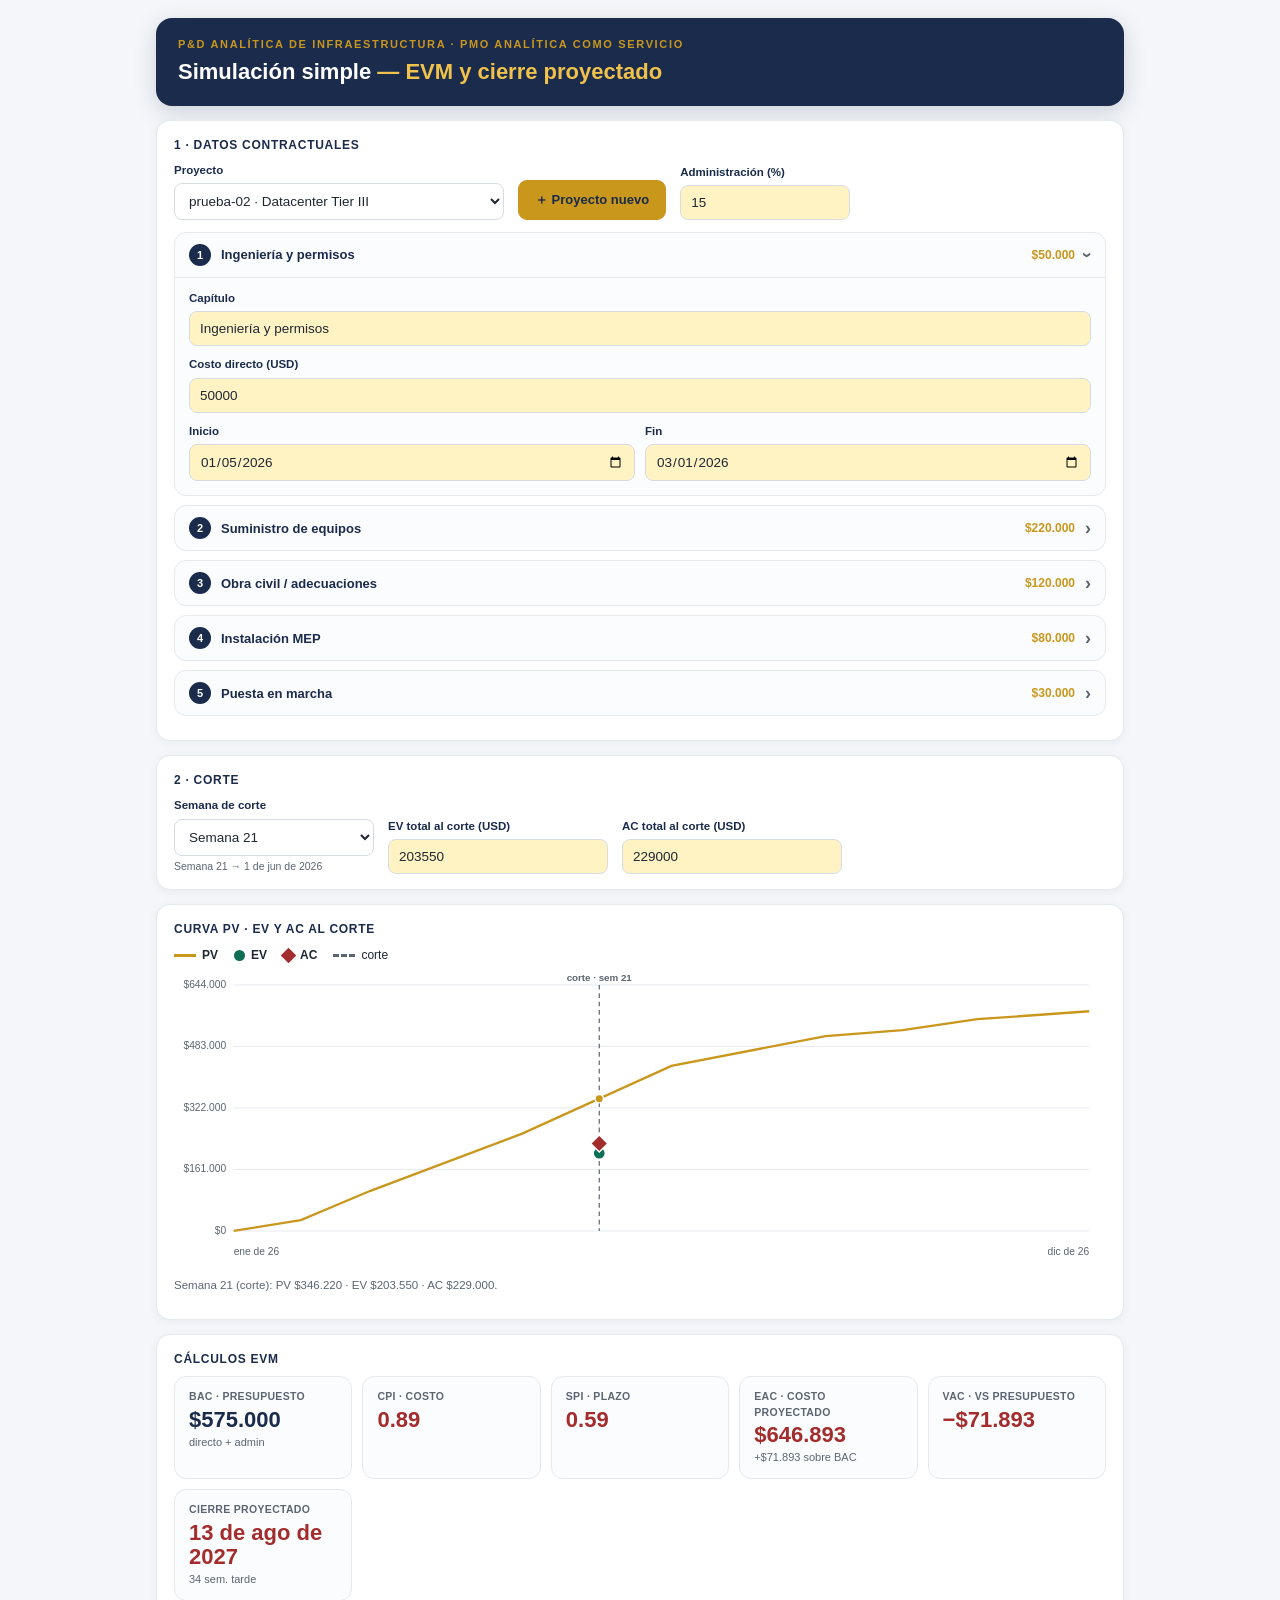
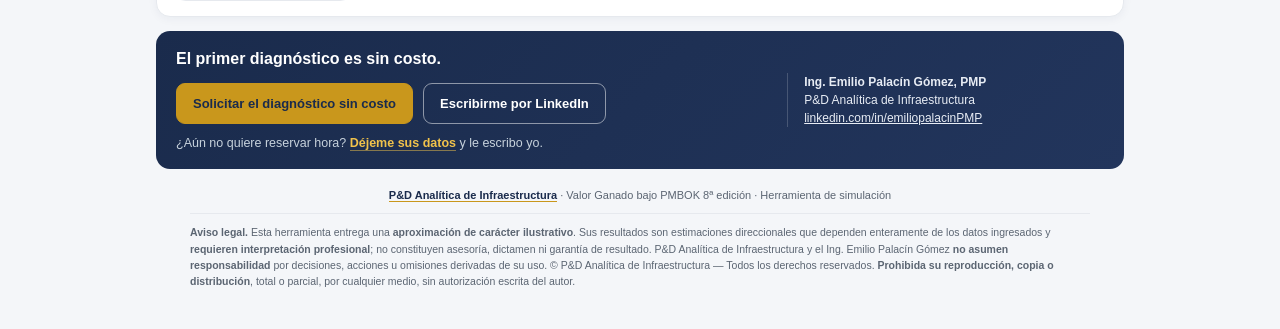
<file: simulador.html>
<!DOCTYPE html>
<html lang="es">
<head>
<meta charset="utf-8">
<meta name="viewport" content="width=device-width, initial-scale=1, viewport-fit=cover">

<meta name="description" content="Simulador de Valor Ganado: cargue un proyecto y vea CPI, SPI, el costo al cierre y en qué semana termina realmente. Corre en su navegador; nada se envía.">
<link rel="canonical" href="https://emiliopalacinpmp.github.io/simulador.html">

<meta property="og:type" content="website">
<meta property="og:site_name" content="P&amp;D Analítica de Infraestructura">
<meta property="og:locale" content="es_CO">
<meta property="og:url" content="https://emiliopalacinpmp.github.io/simulador.html">
<meta property="og:title" content="Simulador de Valor Ganado">
<meta property="og:description" content="Vea en qué semana cierra realmente su proyecto y en cuánto. Corre en su navegador; nada se envía.">
<meta property="og:image" content="https://emiliopalacinpmp.github.io/og-servicio.png">
<meta property="og:image:width" content="1200">
<meta property="og:image:height" content="630">
<meta property="og:image:alt" content="Proteja el margen de sus obras — y recupere el que hoy se escapa">
<meta name="twitter:card" content="summary_large_image">
<meta name="twitter:title" content="Simulador de Valor Ganado">
<meta name="twitter:description" content="Vea en qué semana cierra realmente su proyecto y en cuánto.">
<meta name="twitter:image" content="https://emiliopalacinpmp.github.io/og-servicio.png">
<meta name="theme-color" content="#1A2B4C">
<title>Simulación simple — EVM y cierre proyectado · P&D Analítica de Infraestructura</title>
<style>
  :root{--navy:#1A2B4C;--teal:#0F6E56;--gold:#C9971C;--red:#A32D2D;--green:#1A7A4A;
        --ink:#1f2733;--grey:#5B6572;--line:#e6e9ee;--bg:#f4f6f9;--card:#fff;--yel:#FFF3C4}
      .altForm{margin:10px 0 0;font-size:12.5px;color:#C7D2DC}
      .altForm a{color:#F0C24B;font-weight:700;text-decoration:none;border-bottom:1px solid rgba(240,194,75,.5)}
      .altForm a:hover{border-bottom-color:#F0C24B}
  *{box-sizing:border-box}
  body{margin:0;background:var(--bg);color:var(--ink);-webkit-text-size-adjust:100%;
       font-family:-apple-system,BlinkMacSystemFont,"Segoe UI",Calibri,Roboto,Helvetica,Arial,sans-serif;line-height:1.5}
  .wrap{max-width:1000px;margin:0 auto;padding:18px 16px 40px}
  header.top{background:var(--navy);color:#fff;border-radius:16px;padding:18px 22px;box-shadow:0 6px 22px rgba(26,43,76,.18)}
  header.top .k{font-size:11px;font-weight:800;letter-spacing:.15em;text-transform:uppercase;color:var(--gold)}
  header.top h1{margin:6px 0 4px;font-size:22px;line-height:1.15}
  header.top h1 .u{color:#F0C24B}
  .card{background:var(--card);border:1px solid var(--line);border-radius:14px;padding:15px 17px;margin-top:14px;
        box-shadow:0 2px 10px rgba(26,43,76,.05)}
  h2.sec{color:var(--navy);font-size:12px;margin:0 0 8px;font-weight:800;text-transform:uppercase;letter-spacing:.06em}
  .sub{font-size:11.5px;color:var(--grey);margin:0 0 10px}
  .aiu{display:flex;flex-wrap:wrap;gap:14px;align-items:flex-end}
  .fld{flex:1 1 150px;min-width:120px}
  .fld label{display:block;font-size:11.5px;font-weight:700;color:var(--navy);margin:0 0 4px}
  .fld label span{font-weight:600;color:var(--grey)}
  input,select{width:100%;padding:9px 10px;border:1px solid #d7dce3;border-radius:8px;font-size:13.5px;
        background:var(--yel);color:var(--ink);font-family:inherit}
  select{background:#fff}
  input:focus,select:focus{outline:2px solid var(--gold);background:#fffdf5}
  input.bad{border-color:var(--red)!important;background:#fdecec!important}
  input.warn{border-color:var(--gold)!important;background:#fff6df!important}
  #valmsg{display:none;margin-top:10px;font-size:12px;line-height:1.5;border-radius:8px;padding:8px 11px}
  #valmsg.err{display:block;background:#fbeaea;border:1px solid #e6c9c9;color:#5a1e1e}
  #valmsg.warnonly{display:block;background:#fdf6e6;border:1px solid #ecd9a6;color:#5c470f}
  table{width:100%;border-collapse:collapse;font-size:12.5px;margin-top:4px}
  th,td{padding:7px 8px;border-bottom:1px solid var(--line);text-align:right;white-space:nowrap}
  th{background:var(--navy);color:#fff;font-size:11px;text-align:right}
  th:first-child,td:first-child,th:nth-child(2),td:nth-child(2){text-align:left}
  .scroll{overflow-x:auto}
  .capcard{border:1px solid var(--line);border-radius:12px;margin-bottom:9px;background:#fbfcfe;overflow:hidden}
  .capcard>summary{list-style:none;cursor:pointer;padding:11px 14px;display:flex;align-items:center;gap:10px;font-size:13px;color:var(--navy);font-weight:700}
  .capcard>summary::-webkit-details-marker{display:none}
  .capcard>summary .cnum{flex:0 0 auto;width:22px;height:22px;border-radius:50%;background:var(--navy);color:#fff;font-size:11px;font-weight:800;display:flex;align-items:center;justify-content:center}
  .capcard>summary .cname{flex:1 1 auto;white-space:nowrap;overflow:hidden;text-overflow:ellipsis}
  .capcard>summary .cmeta{flex:0 0 auto;font-weight:700;color:var(--gold);font-size:12px}
  .capcard>summary .chev{flex:0 0 auto;color:var(--grey);font-size:18px;line-height:1;transition:transform .15s}
  .capcard[open]>summary .chev{transform:rotate(90deg)}
  .capcard[open]>summary{border-bottom:1px solid var(--line)}
  .capbody{padding:12px 14px 14px}
  .capbody .fld{margin-bottom:10px}
  .row2{display:grid;grid-template-columns:1fr 1fr;gap:10px}
  .btn{display:inline-block;text-decoration:none;font-family:inherit;font-size:13px;font-weight:800;padding:10px 16px;border-radius:9px;border:1px solid;cursor:pointer}
  .btnGold{background:var(--gold);color:#1A2B4C;border-color:var(--gold)}
  .btnGhost{background:transparent;color:#fff;border-color:rgba(255,255,255,.5)}
  .legend{display:flex;flex-wrap:wrap;gap:16px;font-size:12px;margin:2px 0 6px}
  .lg{display:inline-flex;align-items:center;gap:6px}
  .kpis{display:grid;grid-template-columns:repeat(auto-fit,minmax(150px,1fr));gap:10px}
  .kpi{border:1px solid var(--line);border-radius:12px;padding:12px 14px;background:#fbfcfe}
  .kpi .t{font-size:10.5px;font-weight:800;text-transform:uppercase;letter-spacing:.03em;color:var(--grey)}
  .kpi .v{font-size:22px;font-weight:800;margin-top:3px;line-height:1.1}
  .kpi .s{font-size:11px;color:var(--grey);margin-top:2px}
  .v.g{color:var(--green)} .v.r{color:var(--red)} .v.n{color:var(--navy)}
  .cta{display:flex;gap:16px;flex-wrap:wrap;background:linear-gradient(135deg,#1A2B4C,#22355C);
       border-radius:14px;padding:16px 20px;color:#fff;align-items:center;margin-top:14px}
  .cta .m{flex:1 1 60%;min-width:240px}.cta .h{font-size:16px;font-weight:800}
  .cta .s{flex:1 1 30%;min-width:200px;border-left:1px solid rgba(255,255,255,.18);padding-left:16px;font-size:12px;color:#E7ECF4}
  .ctaBtns{display:flex;gap:10px;flex-wrap:wrap;margin-top:12px}
  footer{margin-top:18px;color:var(--grey);font-size:11px;text-align:center}
</style>
</head>
<body>
<div class="wrap">
  <header class="top">
    <div class="k">P&amp;D Analítica de Infraestructura · PMO Analítica como Servicio</div>
    <h1>Simulación simple <span class="u">— EVM y cierre proyectado</span></h1>
  </header>

  <!-- 1 · CONTRACTUAL -->
  <div class="card">
    <h2 class="sec">1 · Datos contractuales</h2>
    <div class="aiu" style="margin-bottom:12px">
      <div class="fld" style="max-width:330px"><label>Proyecto</label><select id="proy"></select></div>
      <div><button id="btnNueva" type="button" class="btn btnGold">＋ Proyecto nuevo</button></div>
      <div class="fld" style="max-width:170px"><label>Administración (%)</label><input id="admin" type="number" value="15"></div>
    </div>
    <div id="body"></div>
  </div>

  <!-- 2 · CORTE -->
  <div class="card">
    <h2 class="sec">2 · Corte</h2>
    <div class="aiu">
      <div class="fld" style="max-width:200px"><label>Semana de corte</label><select id="sem"></select><div id="cutd" style="font-size:10.5px;color:var(--grey);margin-top:3px"></div></div>
      <div class="fld" style="max-width:220px"><label>EV total al corte (USD)</label><input id="ev" type="number" value="0" placeholder="0"></div>
      <div class="fld" style="max-width:220px"><label>AC total al corte (USD)</label><input id="ac" type="number" value="0" placeholder="0"></div>
    </div>
    <div id="valmsg"></div>
  </div>

  <!-- 3 · GRÁFICO -->
  <div class="card">
    <h2 class="sec">Curva PV · EV y AC al corte</h2>
    <div class="legend">
      <span class="lg"><span style="width:22px;height:0;border-top:3px solid #C9971C;display:inline-block"></span><b>PV</b></span>
      <span class="lg"><span style="width:11px;height:11px;border-radius:50%;background:#0F6E56;display:inline-block"></span><b>EV</b></span>
      <span class="lg"><span style="width:11px;height:11px;background:#A32D2D;display:inline-block;transform:rotate(45deg)"></span><b>AC</b></span>
      <span class="lg"><span style="width:22px;height:0;border-top:3px dashed #5B6572;display:inline-block"></span>corte</span>
    </div>
    <div id="chart"></div>
    <p class="sub" id="chartnote" style="margin-top:8px"></p>
  </div>

  <!-- 4 · EVM -->
  <div class="card">
    <h2 class="sec">Cálculos EVM</h2>
    <div class="kpis">
      <div class="kpi"><div class="t">BAC · presupuesto</div><div id="k_bac" class="v n">—</div><div class="s">directo + admin</div></div>
      <div class="kpi"><div class="t">CPI · costo</div><div id="k_cpi" class="v n">—</div></div>
      <div class="kpi"><div class="t">SPI · plazo</div><div id="k_spi" class="v n">—</div></div>
      <div class="kpi"><div class="t">EAC · costo proyectado</div><div id="k_eac" class="v n">—</div><div id="k_eacS" class="s"></div></div>
      <div class="kpi"><div class="t">VAC · vs presupuesto</div><div id="k_vac" class="v n">—</div></div>
      <div class="kpi"><div class="t">Cierre proyectado</div><div id="k_fin" class="v n">—</div><div id="k_finS" class="s"></div></div>
    </div>
  </div>

  <div class="cta">
    <div class="m"><div class="h">El primer diagnóstico es sin costo.</div>
      <div class="ctaBtns">
        <a class="btn btnGold" href="https://calendly.com/emiliopalacin/30min" target="_blank" rel="noopener">Solicitar el diagnóstico sin costo</a>
        <a class="btn btnGhost" href="https://www.linkedin.com/in/emiliopalacinPMP" target="_blank" rel="noopener">Escribirme por LinkedIn</a>
      </div>
        <p class="altForm">¿Aún no quiere reservar hora? <a href="https://docs.google.com/forms/d/e/1FAIpQLSe2L3QETQpXHA2bbk15l4GHv5QBqV_zX0z7cmC2kfAUt4a-Wg/viewform" target="_blank" rel="noopener">Déjeme sus datos</a> y le escribo yo.</p></div>
    <div class="s"><b>Ing. Emilio Palacín Gómez, PMP</b><br>P&amp;D Analítica de Infraestructura<br><a href="https://www.linkedin.com/in/emiliopalacinPMP" target="_blank" rel="noopener" style="color:#E7ECF4">linkedin.com/in/emiliopalacinPMP</a></div>
  </div>

  <footer><a href="servicio.html" style="color:var(--navy);font-weight:700;text-decoration:none;border-bottom:1px solid var(--gold)">P&amp;D Analítica de Infraestructura</a> · Valor Ganado bajo PMBOK 8ª edición · Herramienta de simulación
    <div style="margin:10px auto 0;max-width:900px;font-size:10.5px;line-height:1.55;color:var(--grey);text-align:left;border-top:1px solid var(--line);padding-top:10px">
      <b>Aviso legal.</b> Esta herramienta entrega una <b>aproximación de carácter ilustrativo</b>. Sus resultados son estimaciones
      direccionales que dependen enteramente de los datos ingresados y <b>requieren interpretación profesional</b>; no constituyen
      asesoría, dictamen ni garantía de resultado. P&amp;D Analítica de Infraestructura y el Ing. Emilio Palacín Gómez <b>no asumen
      responsabilidad</b> por decisiones, acciones u omisiones derivadas de su uso.
      &copy; P&amp;D Analítica de Infraestructura — Todos los derechos reservados. <b>Prohibida su reproducción, copia o distribución</b>,
      total o parcial, por cualquier medio, sin autorización escrita del autor.
    </div>
  </footer>
</div>

<script>
(function(){
  var $=function(id){return document.getElementById(id)};
  var fmt=function(n){return isFinite(n)?Math.round(n).toLocaleString('es-CO'):'—'};
  var sign=function(v){return (v<0?'−$':'$')+fmt(Math.abs(v));};
  var days=function(a,b){return (new Date(b)-new Date(a))/86400000};
  var PROY={
    'prueba-01 · Subestación 34.5 kV':{admin:'15',sem:'20',caps:[
      ['Ingeniería y diseño',40000,'2026-02-01','2026-04-15',100,43500],
      ['Suministro de equipos',180000,'2026-03-01','2026-07-31',50,120500],
      ['Obra civil',70000,'2026-03-15','2026-08-15',40,36500],
      ['Montaje electromecánico',70000,'2026-06-01','2026-10-15',15,13000],
      ['Pruebas y energización',20000,'2026-10-01','2026-11-30',0,0]]},
    'prueba-02 · Datacenter Tier III':{admin:'15',sem:'21',caps:[
      ['Ingeniería y permisos',50000,'2026-01-05','2026-03-01',90,54500],
      ['Suministro de equipos',220000,'2026-02-01','2026-06-30',40,117500],
      ['Obra civil / adecuaciones',120000,'2026-03-01','2026-08-31',30,47000],
      ['Instalación MEP',80000,'2026-05-01','2026-10-31',10,10000],
      ['Puesta en marcha',30000,'2026-10-01','2026-12-15',0,0]]},
    'prueba-03 · Planta solar FV 500 kWp':{admin:'15',sem:'18',caps:[
      ['Ingeniería y trámites',35000,'2026-02-01','2026-03-31',100,42500],
      ['Suministro paneles e inversores',240000,'2026-03-01','2026-06-15',60,188000],
      ['Estructura y montaje',90000,'2026-04-01','2026-08-31',35,41000],
      ['Cableado e interconexión',40000,'2026-06-01','2026-09-30',10,9500],
      ['Pruebas y puesta en marcha',15000,'2026-09-15','2026-10-31',0,0]]}
  };
  var DEF='prueba-02 · Datacenter Tier III';

  // construir 5 tarjetas de capítulo (colapsables)
  var body=$('body');
  for(var i=0;i<5;i++){
    var dt=document.createElement('details'); dt.className='capcard'; dt.id='cap'+i; if(i===0)dt.open=true;
    dt.innerHTML='<summary><span class="cnum">'+(i+1)+'</span>'+
      '<span class="cname" id="ln'+i+'">Capítulo '+(i+1)+'</span>'+
      '<span class="cmeta" id="lm'+i+'"></span><span class="chev">›</span></summary>'+
      '<div class="capbody">'+
        '<div class="fld"><label>Capítulo</label><input id="n'+i+'" value="" placeholder="Nombre del capítulo"></div>'+
        '<div class="fld"><label>Costo directo (USD)</label><input id="d'+i+'" type="number" placeholder="0"></div>'+
        '<div class="row2"><div class="fld" style="margin-bottom:0"><label>Inicio</label><input id="i'+i+'" type="date"></div>'+
        '<div class="fld" style="margin-bottom:0"><label>Fin</label><input id="f'+i+'" type="date"></div></div>'+
      '</div>';
    body.appendChild(dt);
  }

  var pvAt=function(rows,t){var s=0;for(var i=0;i<rows.length;i++){var r=rows[i];
    if(!r.ini||!r.fin){continue;} var f=days(r.ini,r.fin); if(f<=0){s+=r.d;continue;}
    s+=r.d*Math.max(0,Math.min(1, days(r.ini,t)/f)); } return s; };

  function validate(BAC){
    var errs=[], warns=[], hasErr=false, hasWarn=false;
    for(var i=0;i<5;i++){
      var dEl=$('d'+i),iEl=$('i'+i),fEl=$('f'+i);
      [dEl,iEl,fEl].forEach(function(e){e.classList.remove('bad','warn');});
      var nm=$('n'+i).value||('Cap '+(i+1));
      if(dEl.value===''&&iEl.value===''&&fEl.value==='') continue;
      var d=parseFloat(dEl.value), ini=iEl.value, fin=fEl.value;
      if(dEl.value!==''&&(!isFinite(d)||d<0)){dEl.classList.add('bad');errs.push(nm+': costo inválido');hasErr=true;$('cap'+i).open=true;}
      if(ini&&fin&&(new Date(fin)<=new Date(ini))){iEl.classList.add('bad');fEl.classList.add('bad');errs.push(nm+': fin ≤ inicio');hasErr=true;$('cap'+i).open=true;}
    }
    var evEl=$('ev'), acEl=$('ac'); evEl.classList.remove('bad','warn'); acEl.classList.remove('bad','warn');
    var ev=parseFloat(evEl.value), ac=parseFloat(acEl.value);
    if(evEl.value!==''&&isFinite(ev)&&ev<0){evEl.classList.add('bad');errs.push('EV negativo');hasErr=true;}
    if(acEl.value!==''&&isFinite(ac)&&ac<0){acEl.classList.add('bad');errs.push('AC negativo');hasErr=true;}
    if(isFinite(ev)&&ev>0&&BAC&&ev>BAC*1.001){evEl.classList.add('warn');warns.push('EV mayor al BAC');hasWarn=true;}
    if(isFinite(ac)&&ac>0&&(evEl.value===''||(isFinite(ev)&&ev===0))){acEl.classList.add('warn');warns.push('costo sin avance (AC>0, EV=0)');hasWarn=true;}
    if(isFinite(ev)&&ev>0&&(acEl.value===''||(isFinite(ac)&&ac===0))){evEl.classList.add('warn');warns.push('avance sin costo (EV>0, AC=0)');hasWarn=true;}
    var el=$('valmsg'); el.className='';
    if(hasErr){el.className='err';el.innerHTML='⛔ <b>Corregir:</b> '+errs.join(' · ')+(warns.length?(' &nbsp;·&nbsp; ⚠ '+warns.join(' · ')):'');}
    else if(hasWarn){el.className='warnonly';el.innerHTML='⚠ <b>Revisar:</b> '+warns.join(' · ');}
  }

  function calc(){
    // rótulos de las tarjetas (nombre + costo) visibles al colapsar
    for(var j=0;j<5;j++){
      var nm=$('n'+j).value.trim(); $('ln'+j).textContent=nm||('Capítulo '+(j+1));
      var dv=parseFloat($('d'+j).value); $('lm'+j).textContent=(isFinite(dv)&&dv>0)?('$'+fmt(dv)):'';
    }
    var admin=parseFloat($('admin').value)/100||0;
    var starts0=[], rows=[], Directo=0, BAC=0, planFinishMs=null;
    for(var i=0;i<5;i++){
      var d=parseFloat($('d'+i).value)||0; if(d<=0) continue;
      var ini=$('i'+i).value, fin=$('f'+i).value, dl=d*(1+admin);
      Directo+=d; BAC+=dl;
      rows.push({d:dl,ini:ini,fin:fin});
      if(ini) starts0.push(+new Date(ini));
      if(fin){var fm=+new Date(fin); if(planFinishMs==null||fm>planFinishMs)planFinishMs=fm;}
    }
    validate(BAC);
    var t0s=starts0.length?Math.min.apply(null,starts0):(+new Date());
    var sem=Math.max(0,parseFloat($('sem').value)||0);
    var cut=new Date(t0s+sem*7*86400000);
    $('cutd').textContent='Semana '+sem+' → '+cut.toLocaleDateString('es-CO',{year:'numeric',month:'short',day:'numeric'});
    var PVc=pvAt(rows,cut);
    var EV=parseFloat($('ev').value)||0, AC=parseFloat($('ac').value)||0;
    chart(rows,cut,EV,AC,t0s,planFinishMs,sem);
    // EVM
    var CPI=AC>0?EV/AC:null, SPI=PVc>0?EV/PVc:null;
    var EAC=CPI?(AC+(BAC-EV)/CPI):BAC, VAC=BAC-EAC;
    $('k_bac').textContent='$'+fmt(BAC);
    $('k_cpi').textContent=CPI?CPI.toFixed(2):'—'; $('k_cpi').className='v '+(CPI==null?'n':(CPI<1?'r':'g'));
    $('k_spi').textContent=SPI?SPI.toFixed(2):'—'; $('k_spi').className='v '+(SPI==null?'n':(SPI<1?'r':'g'));
    $('k_eac').textContent='$'+fmt(EAC); $('k_eac').className='v '+(EAC>BAC*1.001?'r':'g');
    $('k_eacS').textContent=(VAC<0?'+$'+fmt(-VAC)+' sobre BAC':'$'+fmt(VAC)+' bajo BAC');
    $('k_vac').textContent=sign(VAC); $('k_vac').className='v '+(VAC<0?'r':'g');
    // cierre proyectado (proyección por SPI)
    var projFinishMs=(planFinishMs&&SPI&&SPI>0)?(t0s+(planFinishMs-t0s)/SPI):null;
    var delayW=(projFinishMs&&planFinishMs)?Math.round((projFinishMs-planFinishMs)/(7*86400000)):null;
    $('k_fin').textContent=projFinishMs?new Date(projFinishMs).toLocaleDateString('es-CO',{year:'numeric',month:'short',day:'numeric'}):'—';
    $('k_fin').className='v '+(delayW==null?'n':(delayW>0?'r':'g'));
    $('k_finS').textContent=delayW==null?'':(delayW>0?(delayW+' sem. tarde'):(delayW<0?(-delayW+' sem. antes'):'en plazo'));
  }

  function chart(rows,cut,EV,AC,t0,planFinishMs,sem){
    var t1e=Math.max(planFinishMs?planFinishMs:0, +cut);
    if(!(t1e>t0)){ $('chart').innerHTML=''; return; }
    var W=1000,H=320,mL=64,mR=18,mT=16,mB=40, pw=W-mL-mR, ph=H-mT-mB;
    var PVcut=pvAt(rows,cut), PVend=pvAt(rows,new Date(t1e));
    var ymax=Math.max(EV,AC,PVend)*1.12||1;
    var X=function(t){return mL+(+new Date(t)-t0)/(t1e-t0)*pw;},
        Y=function(v){return mT+ph-(v/ymax)*ph;};
    var g='';
    for(var k=0;k<=4;k++){var yv=ymax*k/4, y=Y(yv);
      g+='<line x1="'+mL+'" y1="'+y+'" x2="'+(W-mR)+'" y2="'+y+'" stroke="#e6e9ee"/>';
      g+='<text x="'+(mL-8)+'" y="'+(y+3)+'" fill="#5B6572" font-size="11" text-anchor="end">$'+fmt(yv)+'</text>';}
    var bp=[]; rows.forEach(function(r){if(r.ini)bp.push(+new Date(r.ini)); if(r.fin)bp.push(+new Date(r.fin));});
    bp.push(t0,t1e); bp=bp.filter(function(x){return x>=t0&&x<=t1e;}).sort(function(a,b){return a-b;});
    var pvpts=bp.map(function(t){return X(t).toFixed(1)+','+Y(pvAt(rows,new Date(t))).toFixed(1);});
    var pvLine='<polyline points="'+pvpts.join(' ')+'" fill="none" stroke="#C9971C" stroke-width="2.5"/>';
    var xc=X(cut);
    var cutLine='<line x1="'+xc+'" y1="'+mT+'" x2="'+xc+'" y2="'+(mT+ph)+'" stroke="#5B6572" stroke-width="1.3" stroke-dasharray="5 4"/>'+
      '<text x="'+xc+'" y="'+(mT-4)+'" fill="#5B6572" font-size="10.5" font-weight="700" text-anchor="middle">corte · sem '+sem+'</text>';
    var pts='<circle cx="'+xc+'" cy="'+Y(PVcut)+'" r="4.5" fill="#C9971C" stroke="#fff" stroke-width="1.5"/>'+
      '<circle cx="'+xc+'" cy="'+Y(EV)+'" r="6.5" fill="#0F6E56" stroke="#fff" stroke-width="1.5"/>'+
      '<rect x="'+(xc-6.5)+'" y="'+(Y(AC)-6.5)+'" width="13" height="13" fill="#A32D2D" stroke="#fff" stroke-width="1.5" transform="rotate(45 '+xc+' '+Y(AC)+')"/>';
    var mon=function(t){return new Date(t).toLocaleDateString('es-CO',{month:'short',year:'2-digit'});};
    var ax='<text x="'+mL+'" y="'+(H-14)+'" fill="#5B6572" font-size="11" text-anchor="start">'+mon(t0)+'</text>'+
      '<text x="'+(W-mR)+'" y="'+(H-14)+'" fill="#5B6572" font-size="11" text-anchor="end">'+mon(t1e)+'</text>';
    $('chart').innerHTML='<svg viewBox="0 0 '+W+' '+H+'" width="100%" style="display:block">'+g+pvLine+cutLine+pts+ax+'</svg>';
    $('chartnote').innerHTML='Semana '+sem+' (corte): PV $'+fmt(PVcut)+' · EV $'+fmt(EV)+' · AC $'+fmt(AC)+'.';
  }

  // selector + semanas
  var sel=$('proy');
  Object.keys(PROY).forEach(function(k){var o=document.createElement('option');o.value=k;o.textContent=k;sel.appendChild(o);});
  var semSel=$('sem');
  for(var w=0;w<=60;w++){var o=document.createElement('option');o.value=w;o.textContent='Semana '+w;semSel.appendChild(o);}

  function loadProy(k){
    var p=PROY[k]; if(!p) return;
    $('admin').value=p.admin||'15'; $('sem').value=p.sem;
    var adm=parseFloat(p.admin||'15')/100, ev=0, ac=0;
    for(var i=0;i<5;i++){
      var c=p.caps[i]||['','','','','',''];
      $('n'+i).value=c[0]||''; $('d'+i).value=(c[1]===''||c[1]==null?'':c[1]);
      $('i'+i).value=c[2]||''; $('f'+i).value=c[3]||'';
      var d=parseFloat(c[1])||0, av=(parseFloat(c[4])||0)/100, a=parseFloat(c[5])||0;
      ev+=d*(1+adm)*av; ac+=a;
    }
    $('ev').value=Math.round(ev); $('ac').value=Math.round(ac);
    calc();
  }
  sel.value=DEF;
  sel.addEventListener('change',function(){ loadProy(this.value); });
  $('btnNueva').addEventListener('click',function(){
    $('admin').value='15'; $('sem').value='0'; $('ev').value=''; $('ac').value='';
    for(var i=0;i<5;i++){ ['n','d','i','f'].forEach(function(pf){$(pf+i).value='';}); $('cap'+i).open=true; }
    sel.selectedIndex=-1; calc(); $('n0').focus();
    $('body').scrollIntoView({behavior:'smooth',block:'start'});
  });
  ['admin','ev','ac'].forEach(function(id){$(id).addEventListener('input',calc);});
  $('sem').addEventListener('change',calc);
  for(var i=0;i<5;i++){['n','d','i','f'].forEach(function(pf){$(pf+i).addEventListener('input',calc);});}
  loadProy(DEF);
})();
</script>
</body>
</html>
</file>
